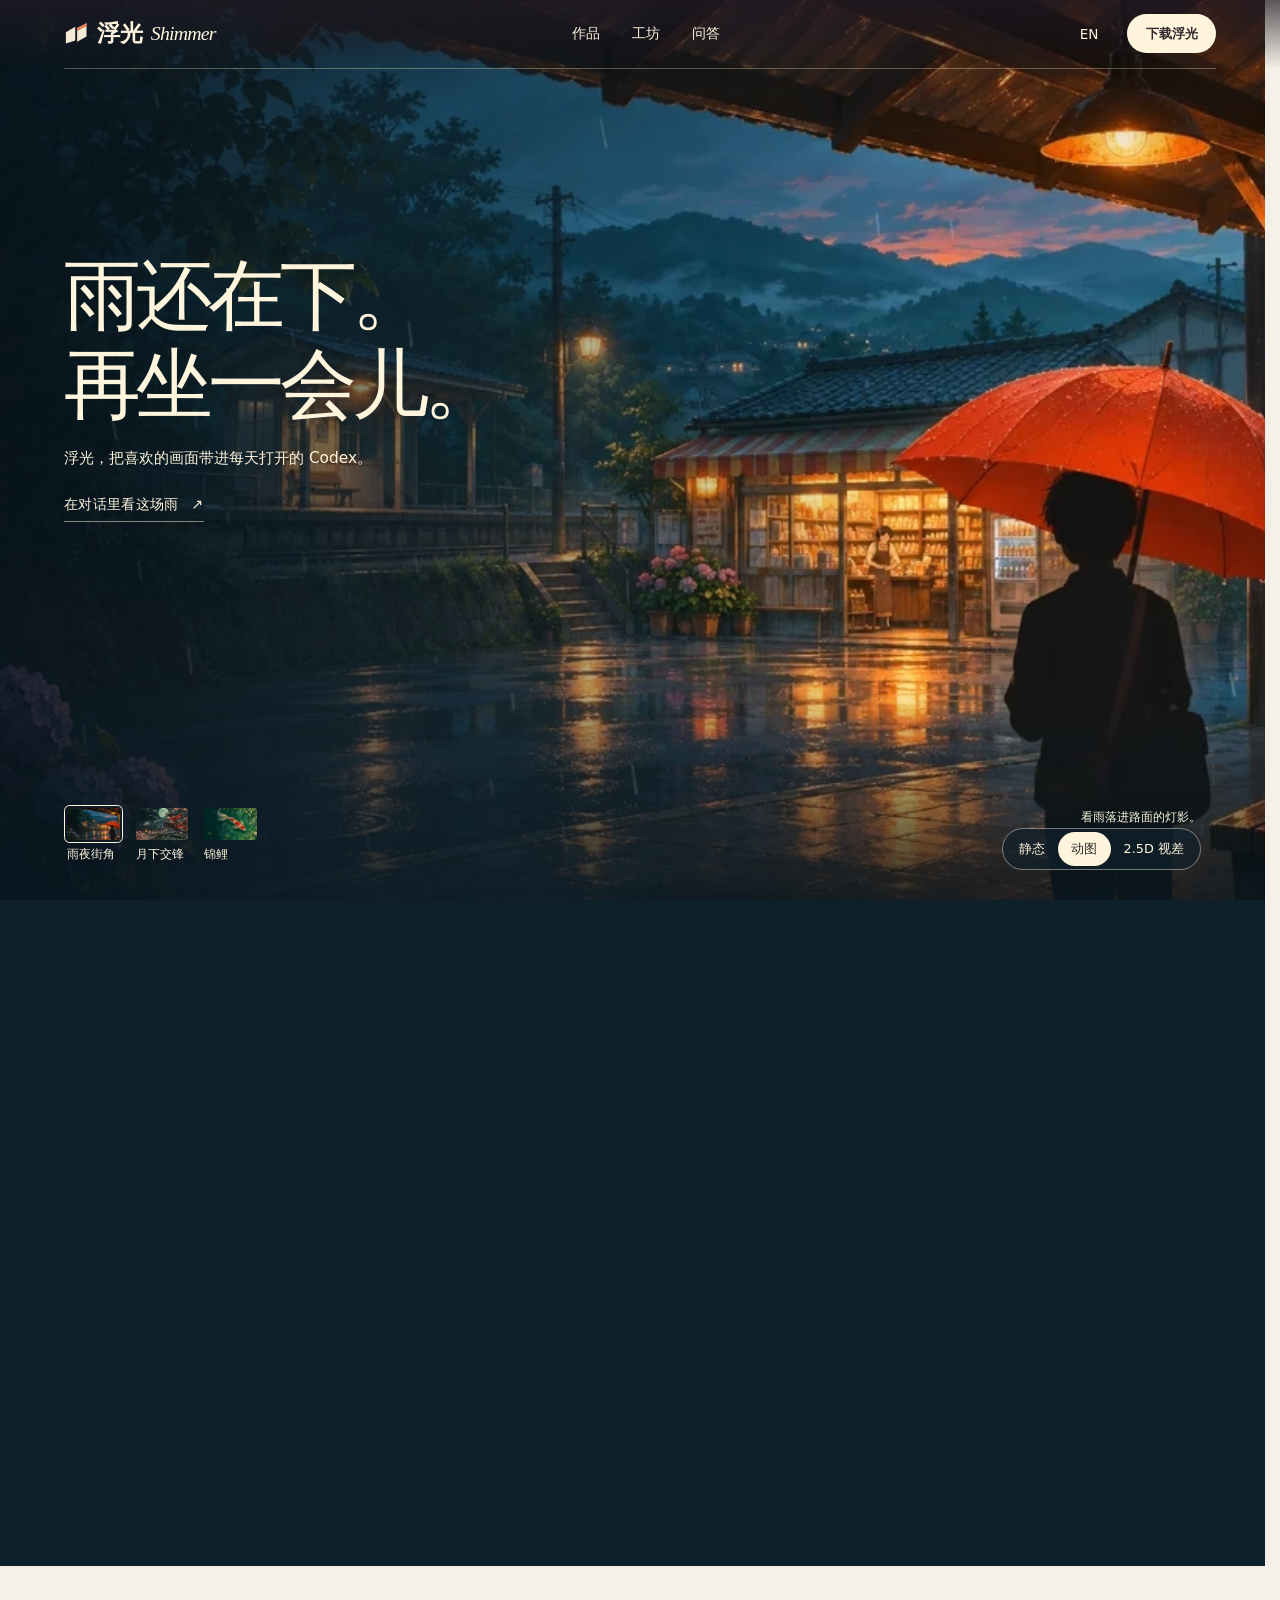
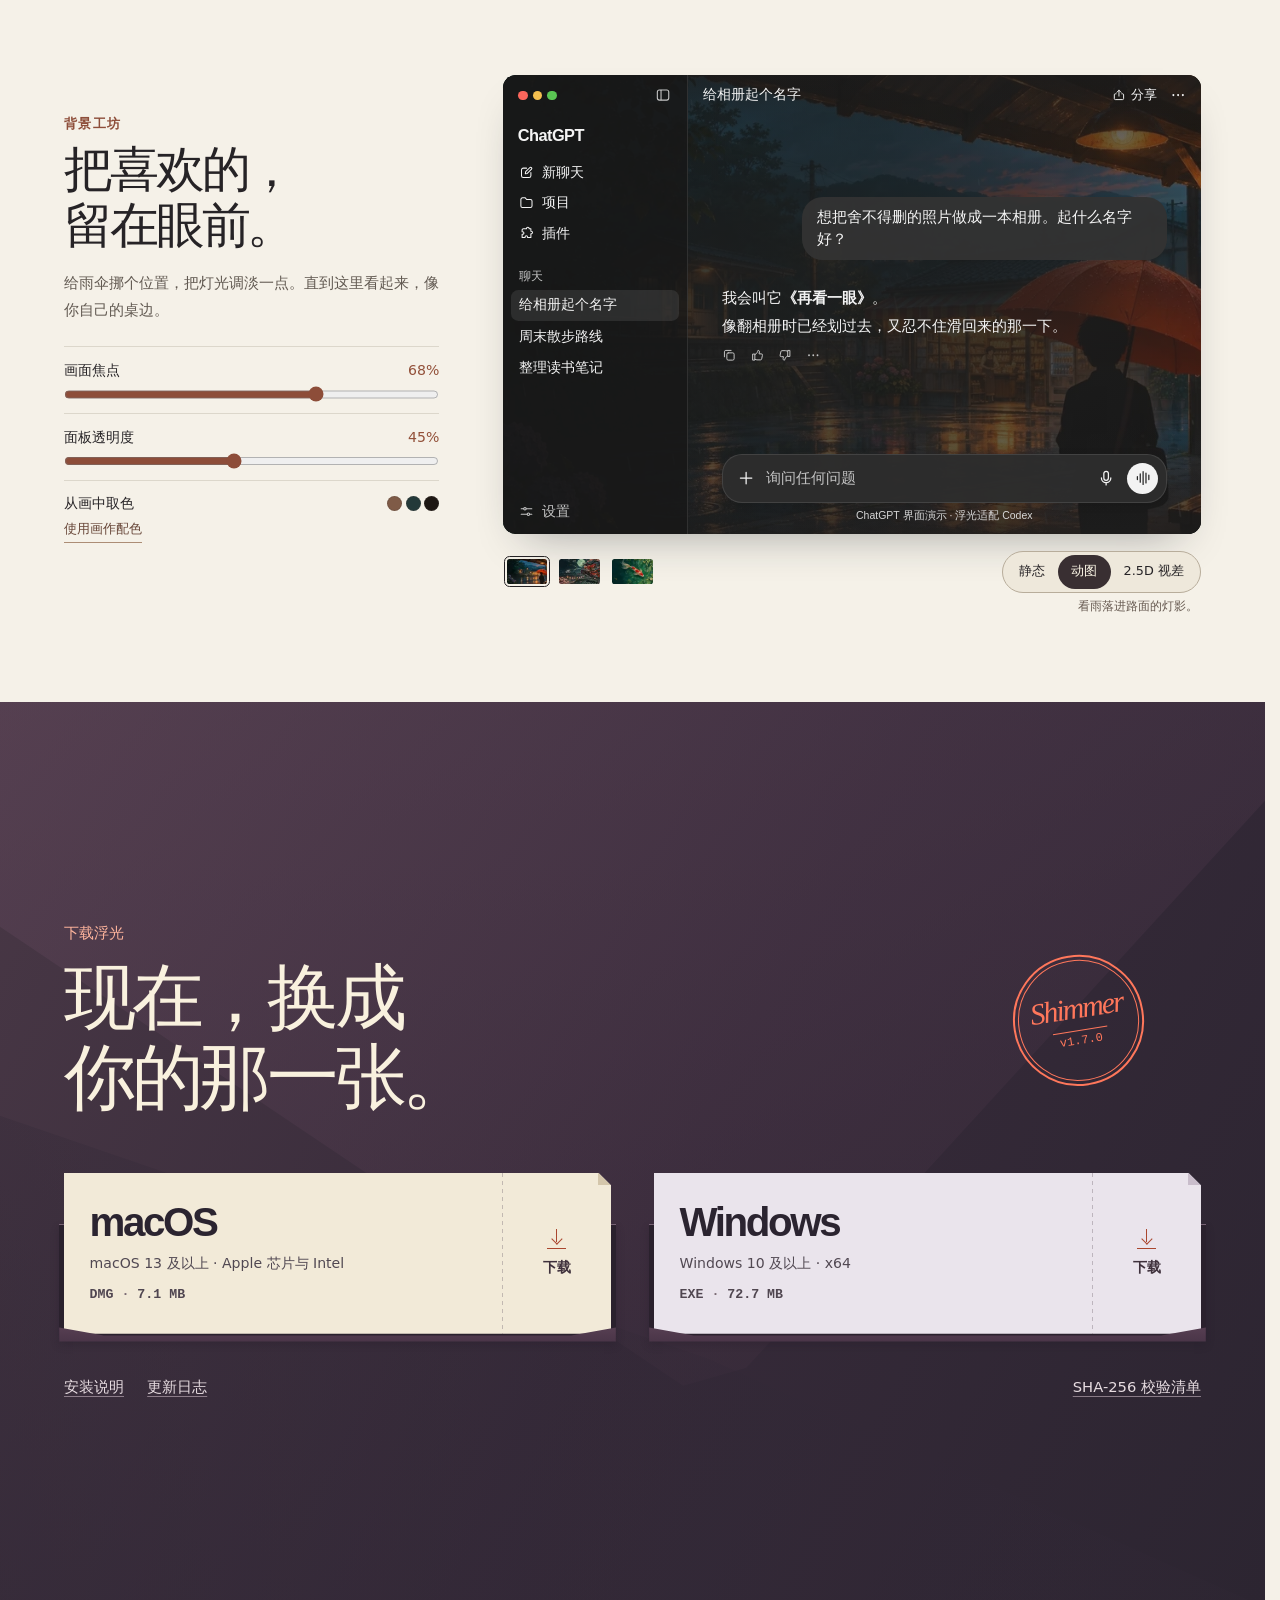
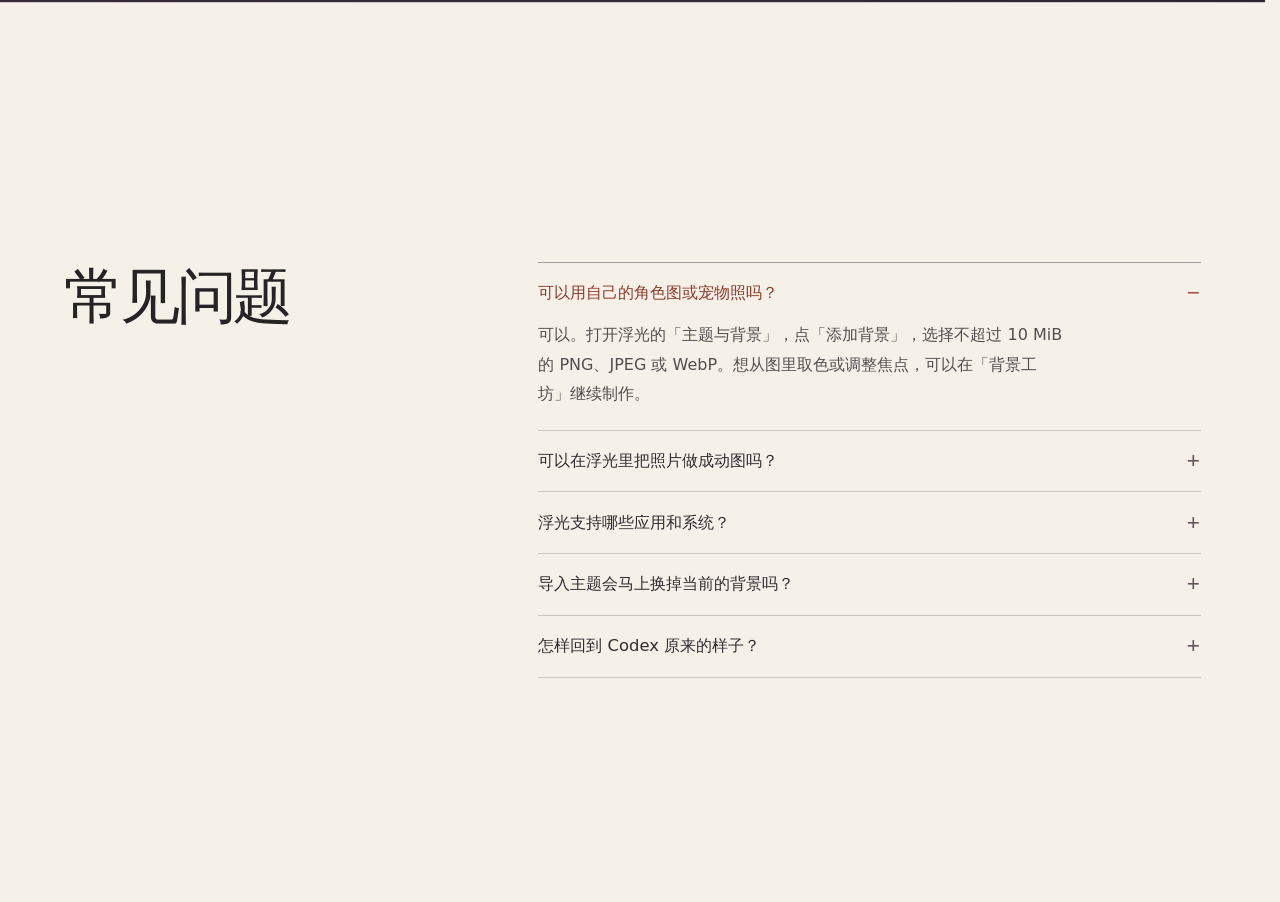
<file: index.html>
<!doctype html>
<html lang="zh-CN">
  <head>
    <meta charset="utf-8" />
    <meta name="viewport" content="width=device-width,initial-scale=1" />
    <title>浮光 Shimmer · 把喜欢的画面带进 Codex</title>
    <meta
      name="description"
      content="浮光把你喜欢的照片和插画带进 Codex。看雨落进街灯、剑光掠过屋脊、锦鲤游过池水，试试静图、动图和 2.5D 视差，再下载 macOS 或 Windows 版。"
    />
    <meta name="theme-color" content="#221d24" />
    <link rel="icon" href="assets/mark.svg" type="image/svg+xml" />
    <link rel="preload" as="image" media="(max-width: 760px)" href="assets/art/compact/rain.webp" fetchpriority="high" />
    <link rel="preload" as="image" media="(width > 760px)" href="assets/art/rain.webp" fetchpriority="high" />
    <link rel="preload" as="image" type="image/avif" media="(prefers-reduced-motion: no-preference)" href="assets/sequence-check.avif" />
    <script src="assets/locale.js"></script>
    <link rel="stylesheet" href="assets/base.css" />
    <link rel="stylesheet" href="assets/story.css?v=2" />
    <link rel="stylesheet" href="assets/workspace.css" />
    <link rel="stylesheet" href="assets/edition.css" />
    <script defer src="assets/workspace.js"></script>
    <script defer src="assets/story.js?v=4"></script>
  </head>
  <body>
    <span id="chinese" class="target"></span><span id="english" class="target"></span
    ><a class="skip zh" href="#download">跳到下载</a
    ><a class="skip en" lang="en" href="#download-en">Skip to downloads</a>
    <header class="mast">
      <div class="mast-inner">
        <a class="brand zh" href="#chinese"><img src="assets/mark.svg" alt="" />浮光 <i>Shimmer</i></a
        ><a class="brand en" lang="en" href="#english"><img src="assets/mark.svg" alt="" />Shimmer</a>
        <nav aria-label="主导航 / Main navigation">
          <a class="zh" href="#chinese">作品</a><a class="en" lang="en" href="#english">Artwork</a
          ><a class="zh" href="#studio">工坊</a><a class="en" lang="en" href="#studio-en">Studio</a
          ><a class="zh" href="#faq">问答</a><a class="en" lang="en" href="#faq-en">FAQ</a>
        </nav>
        <div class="mast-actions">
          <a class="locale zh" href="#english" lang="en" aria-label="Switch to English">EN</a
          ><a class="locale en" href="#chinese" lang="zh-CN" aria-label="切换至简体中文">中</a
          ><a class="download-pill zh" href="#download">下载浮光</a
          ><a class="download-pill en" lang="en" href="#download-en">Download</a>
        </div>
      </div>
    </header>
    <main>
      <div class="journey">
        <section class="opening" aria-labelledby="story-title">
          <div class="stage">
            <div class="backdrop" aria-hidden="true">
              <div class="art-stack">
                <div class="exposure active">
                  <picture>
                    <source media="(max-width: 760px)" srcset="assets/art/compact/rain.webp" />
                    <img
                      class="art-layer"
                      alt=""
                      width="1280"
                      height="720"
                      src="assets/art/rain.webp"
                      decoding="async"
                    />
                  </picture>
                </div>
              </div>
              <div class="frame-light"></div>
            </div>
            <div class="cover-copy">
              <h1 id="story-title">
                <span data-line="one"
                  ><span class="zh">雨还在下。</span><span class="en" lang="en">Still raining.</span></span
                ><span data-line="two"
                  ><span class="zh">再坐一会儿。</span
                  ><span class="en" lang="en">Stay a little longer.</span></span
                >
              </h1>
              <p>
                <span class="zh">浮光，把喜欢的画面带进每天打开的 Codex。</span
                ><span class="en" lang="en"
                  >Bring the pictures you love into the Codex you open every day.</span
                >
              </p>
              <button
                class="story-invitation"
                type="button"
                aria-expanded="false"
                aria-controls="opening-preview"
              >
                <span class="zh">在对话里看这场雨</span
                ><span class="en" lang="en">See the rain in a chat</span>
                <i aria-hidden="true">↗</i>
              </button>
            </div>
            <div class="preview-bay">
              <div class="preview-slot">
                <div class="picture-frame main-frame" id="opening-preview" aria-hidden="true">
                  <div class="workspace-ui" data-workspace></div>
                </div>
              </div>
            </div>
            <div class="cover-foot">
              <div class="art-choices" id="art-cover" role="group" aria-label="选择作品 / Choose artwork">
                <button type="button" data-art="rain" aria-pressed="true">
                  <img src="assets/art/rain-small.webp" alt="" width="64" height="40" /><span class="zh"
                    >雨夜街角</span
                  ><span class="en" lang="en">Rainy Corner</span></button
                ><button type="button" data-art="anime" aria-pressed="false">
                  <img src="assets/art/anime-small.webp" alt="" width="64" height="40" /><span class="zh"
                    >月下交锋</span
                  ><span class="en" lang="en">Moonlit Duel</span></button
                ><button type="button" data-art="koi" aria-pressed="false">
                  <img src="assets/art/koi-small.webp" alt="" width="64" height="40" /><span class="zh"
                    >锦鲤</span
                  ><span class="en" lang="en">Koi</span>
                </button>
              </div>
              <div class="mode-rail">
                <div class="mode-choices" role="group" aria-label="画面模式 / Artwork mode">
                  <button type="button" data-mode="still" aria-pressed="true">
                    <span class="zh">静态</span><span class="en" lang="en">Still</span></button
                  ><button type="button" data-mode="motion" aria-pressed="false">
                    <span class="zh">动图</span><span class="en" lang="en">Loop</span></button
                  ><button type="button" data-mode="depth" aria-pressed="false">
                    <span class="zh">2.5D 视差</span><span class="en" lang="en">2.5D parallax</span>
                  </button>
                </div>
                <small class="mode-note">
                  <span class="mode-note-text"></span>
                  <button class="media-retry" type="button" hidden>
                    <span class="zh">重试</span><span class="en" lang="en">Retry</span>
                  </button>
                </small>
              </div>
            </div>
          </div>
        </section>
        <section class="workshop" id="studio" aria-labelledby="studio-title">
          <span class="target" id="studio-en"></span>
          <div class="work-inner">
            <header class="studio-intro">
              <p class="section-name">
                <span class="zh">背景工坊</span><span class="en" lang="en">Wallpaper Studio</span>
              </p>
              <h2 id="studio-title">
                <span class="zh">把喜欢的，留在眼前。</span
                ><span class="en" lang="en">Keep it in sight.</span>
              </h2>
              <p class="studio-lede">
                <span class="zh">给雨伞挪个位置，把灯光调淡一点。直到这里看起来，像你自己的桌边。</span
                ><span class="en" lang="en"
                  >Move the umbrella into view. Turn down the glow. Find the balance that feels like your
                  desk.</span
                >
              </p>
            </header>
            <div class="studio-exhibit">
              <div class="picture-frame mobile-frame">
                <div class="art-stack">
                  <div class="exposure active">
                    <picture>
                      <source media="(max-width: 760px)" srcset="assets/art/compact/rain.webp" />
                      <img
                        class="art-layer"
                        alt=""
                        width="1280"
                        height="720"
                        src="assets/art/rain.webp"
                        decoding="async"
                      />
                    </picture>
                  </div>
                </div>
                <div class="workspace-ui" data-workspace></div>
                <noscript
                  ><img
                    class="static-preview zh"
                    src="assets/preview-zh.webp"
                    alt="雨夜背景下的 ChatGPT 对话示意" /><img
                    class="static-preview en"
                    lang="en"
                    src="assets/preview-en.webp"
                    alt="ChatGPT conversation illustrated with the rainy artwork"
                /></noscript>
              </div>
              <div class="studio-choices">
                <div class="art-choices" id="art-studio" role="group" aria-label="选择作品 / Choose artwork">
                  <button type="button" data-art="rain" aria-pressed="true">
                    <img src="assets/art/rain-small.webp" alt="" width="64" height="40" /><span class="zh"
                      >雨夜街角</span
                    ><span class="en" lang="en">Rainy Corner</span></button
                  ><button type="button" data-art="anime" aria-pressed="false">
                    <img src="assets/art/anime-small.webp" alt="" width="64" height="40" /><span class="zh"
                      >月下交锋</span
                    ><span class="en" lang="en">Moonlit Duel</span></button
                  ><button type="button" data-art="koi" aria-pressed="false">
                    <img src="assets/art/koi-small.webp" alt="" width="64" height="40" /><span class="zh"
                      >锦鲤</span
                    ><span class="en" lang="en">Koi</span>
                  </button>
                </div>
                <div class="mode-rail">
                  <div class="mode-choices" role="group" aria-label="画面模式 / Artwork mode">
                    <button type="button" data-mode="still" aria-pressed="true">
                      <span class="zh">静态</span><span class="en" lang="en">Still</span></button
                    ><button type="button" data-mode="motion" aria-pressed="false">
                      <span class="zh">动图</span><span class="en" lang="en">Loop</span></button
                    ><button type="button" data-mode="depth" aria-pressed="false">
                      <span class="zh">2.5D 视差</span><span class="en" lang="en">2.5D parallax</span>
                    </button>
                  </div>
                  <small class="mode-note">
                    <span class="mode-note-text"></span>
                    <button class="media-retry" type="button" hidden>
                      <span class="zh">重试</span><span class="en" lang="en">Retry</span>
                    </button>
                  </small>
                </div>
              </div>
            </div>
            <div class="studio-tools">
              <label class="trial" for="crop"
                ><span><span class="zh">画面焦点</span><span class="en" lang="en">Focal point</span></span
                ><output id="crop-value" for="crop">68%</output
                ><input id="crop" type="range" min="0" max="100" value="68" /></label
              ><label class="trial" for="clarity"
                ><span
                  ><span class="zh">面板透明度</span
                  ><span class="en" lang="en">Panel transparency</span></span
                ><output id="clarity-value" for="clarity">45%</output
                ><input id="clarity" type="range" min="0" max="100" value="45"
              /></label>
              <div class="tone-control">
                <span
                  ><span class="zh">从画中取色</span
                  ><span class="en" lang="en">Colors from the artwork</span></span
                ><span class="palette" aria-hidden="true"><i></i><i></i><i></i></span
                ><button type="button" id="palette-toggle" aria-pressed="false">
                  <span class="zh">使用画作配色</span><span class="en" lang="en">Use artwork colors</span>
                </button>
              </div>
            </div>
          </div>
        </section>
      </div>
      <section class="ed-release" id="download" aria-labelledby="ed-download-title">
        <span class="ed-anchor" id="download-en" aria-hidden="true"></span>
        <div class="ed-release-inner">
          <header class="ed-release-head">
            <div class="ed-heading-copy">
              <p class="ed-kicker">
                <span class="zh">下载浮光</span><span class="en" lang="en">Download Shimmer</span>
              </p>
              <h2 id="ed-download-title">
                <span class="zh">现在，换成<br />你的那一张。</span
                ><span class="en" lang="en">Now make it<br />your own.</span>
              </h2>
            </div>
            <div class="ed-postmark" role="img" aria-label="Shimmer v1.7.0">
              <span aria-hidden="true">Shimmer</span><b aria-hidden="true">v1.7.0</b>
            </div>
          </header>
          <div class="ed-packages">
            <article class="ed-package" aria-labelledby="ed-mac">
              <div class="ed-label">
                <div class="ed-package-copy">
                  <h3 id="ed-mac" lang="en">macOS</h3>
                  <p>
                    <span class="zh">macOS 13 及以上 · Apple 芯片与 Intel</span
                    ><span class="en" lang="en">macOS 13 or later · Apple silicon and Intel</span>
                  </p>
                  <b class="ed-file" lang="en">DMG <i>·</i> 7.1 MB</b>
                </div>
                <div class="ed-stub">
                  <i class="ed-download-icon" aria-hidden="true"></i>
                  <a
                    class="zh"
                    href="https://github.com/litianbaowork/shimmer-downloads/releases/download/v1.7.0/Shimmer-v1.7.0.dmg"
                    aria-label="下载适用于 macOS 的浮光安装包"
                    >下载</a
                  >
                  <a
                    class="en"
                    lang="en"
                    href="https://github.com/litianbaowork/shimmer-downloads/releases/download/v1.7.0/Shimmer-v1.7.0.dmg"
                    aria-label="Download Shimmer for macOS"
                    >Download</a
                  >
                </div>
              </div>
            </article>
            <article class="ed-package" aria-labelledby="ed-windows">
              <div class="ed-label">
                <div class="ed-package-copy">
                  <h3 id="ed-windows" lang="en">Windows</h3>
                  <p>
                    <span class="zh">Windows 10 及以上 · x64</span
                    ><span class="en" lang="en">Windows 10 or later · x64</span>
                  </p>
                  <b class="ed-file" lang="en">EXE <i>·</i> 72.7 MB</b>
                </div>
                <div class="ed-stub">
                  <i class="ed-download-icon" aria-hidden="true"></i>
                  <a
                    class="zh"
                    href="https://github.com/litianbaowork/shimmer-downloads/releases/download/v1.7.0/Shimmer-Setup-v1.7.0.exe"
                    aria-label="下载适用于 Windows 的浮光安装包"
                    >下载</a
                  >
                  <a
                    class="en"
                    lang="en"
                    href="https://github.com/litianbaowork/shimmer-downloads/releases/download/v1.7.0/Shimmer-Setup-v1.7.0.exe"
                    aria-label="Download Shimmer for Windows"
                    >Download</a
                  >
                </div>
              </div>
            </article>
          </div>
          <div class="ed-release-links">
            <div>
              <a class="zh" href="install.html">安装说明</a
              ><a class="en" lang="en" href="install.html#english">Installation guide</a>
              <a class="zh" href="install.html#changelog">更新日志</a
              ><a class="en" lang="en" href="install.html#changelog-en">Release notes</a>
            </div>
            <a
              class="zh"
              href="https://github.com/litianbaowork/shimmer-downloads/releases/download/v1.7.0/SHA256SUMS.txt"
              >SHA-256 校验清单</a
            ><a
              class="en"
              lang="en"
              href="https://github.com/litianbaowork/shimmer-downloads/releases/download/v1.7.0/SHA256SUMS.txt"
              >SHA-256 checksums</a
            >
          </div>
        </div>
      </section>
      <section class="ed-faq" id="faq" aria-labelledby="ed-faq-title">
        <span class="ed-anchor" id="faq-en" aria-hidden="true"></span>
        <div class="ed-faq-inner">
          <h2 id="ed-faq-title">
            <span class="zh">常见问题</span><span class="en" lang="en">Questions</span>
          </h2>
          <div class="ed-answers">
            <details name="shimmer-faq" open>
              <summary>
                <span class="zh">可以用自己的角色图或宠物照吗？</span
                ><span class="en" lang="en">Can I use my own artwork or pet photos?</span>
              </summary>
              <p>
                <span class="zh"
                  >可以。打开浮光的「主题与背景」，点「添加背景」，选择不超过 10 MiB 的 PNG、JPEG 或
                  WebP。想从图里取色或调整焦点，可以在「背景工坊」继续制作。</span
                ><span class="en" lang="en"
                  >Yes. Open Shimmer’s theme library and choose Add Wallpaper. Pick a PNG, JPEG or WebP up to
                  10 MiB. To sample colors or adjust the focal point, open the image in Wallpaper
                  Studio.</span
                >
              </p>
            </details>
            <details name="shimmer-faq">
              <summary>
                <span class="zh">可以在浮光里把照片做成动图吗？</span
                ><span class="en" lang="en">Can I turn a photo into an animation in Shimmer?</span>
              </summary>
              <p>
                <span class="zh"
                  >现在可以直接导入动画 WebP 作为背景。试试首页雨夜的 2.5D 效果。鼠标停着也能看见落雨，轻轻一移，伞和街景就会错开。
                  我们计划在后续桌面版加入「图片转动图」，让你在浮光里把自己的照片或插画做成动态背景。</span
                ><span class="en" lang="en"
                  >You can already import an animated WebP as a background. Try the rainy street in 2.5D here.
                  The rain falls on its own. Move the pointer and the umbrella shifts against the street.
                  We plan to add a way to animate your own photos and illustrations in the desktop app.</span
                >
              </p>
            </details>
            <details name="shimmer-faq">
              <summary>
                <span class="zh">浮光支持哪些应用和系统？</span
                ><span class="en" lang="en">Which app and platforms does Shimmer support?</span>
              </summary>
              <p>
                <span class="zh"
                  >浮光为官方 Codex 桌面应用提供主题。Mac 支持 Apple 芯片和 Intel 机型，系统需为 macOS 13
                  或更高版本。Windows 需为 Windows 10 或更高版本的 x64 系统，并使用 Microsoft Store 版
                  Codex。</span
                ><span class="en" lang="en"
                  >Shimmer themes the official Codex desktop app. It supports Apple silicon and Intel Macs
                  running macOS 13 or later. On Windows, use the Microsoft Store edition of Codex on a Windows
                  10 or later x64 system.</span
                >
              </p>
            </details>
            <details name="shimmer-faq">
              <summary>
                <span class="zh">导入主题会马上换掉当前的背景吗？</span
                ><span class="en" lang="en">When does an imported theme take effect?</span>
              </summary>
              <p>
                <span class="zh"
                  >导入的主题会先加入本机主题库。选中它可以先看预览，等你点「应用到
                  Codex」，当前窗口才会换上新主题。</span
                ><span class="en" lang="en"
                  >Importing adds the theme to your local library. Select it to preview the result. Your Codex
                  window switches when you choose Apply to Codex.</span
                >
              </p>
            </details>
            <details name="shimmer-faq">
              <summary>
                <span class="zh">怎样回到 Codex 原来的样子？</span
                ><span class="en" lang="en">How do I get back to the original Codex appearance?</span>
              </summary>
              <p>
                <span class="zh"
                  >从 Mac 菜单栏或 Windows
                  系统托盘打开浮光，关闭背景即可暂停主题，收藏的图仍在本机。需要完全恢复时，可选择恢复功能，按提示确认关闭
                  Codex 并移除浮光。</span
                ><span class="en" lang="en"
                  >Turn off the background from the Mac menu bar or Windows system tray to pause the theme.
                  Your saved images stay in the library. For a full restore, choose the restore option and
                  follow the prompt to close Codex and remove Shimmer.</span
                >
              </p>
            </details>
          </div>
        </div>
      </section>
    </main>
    <p class="media-status" role="status" aria-live="polite" aria-atomic="true"></p>
  </body>
</html>
</file>
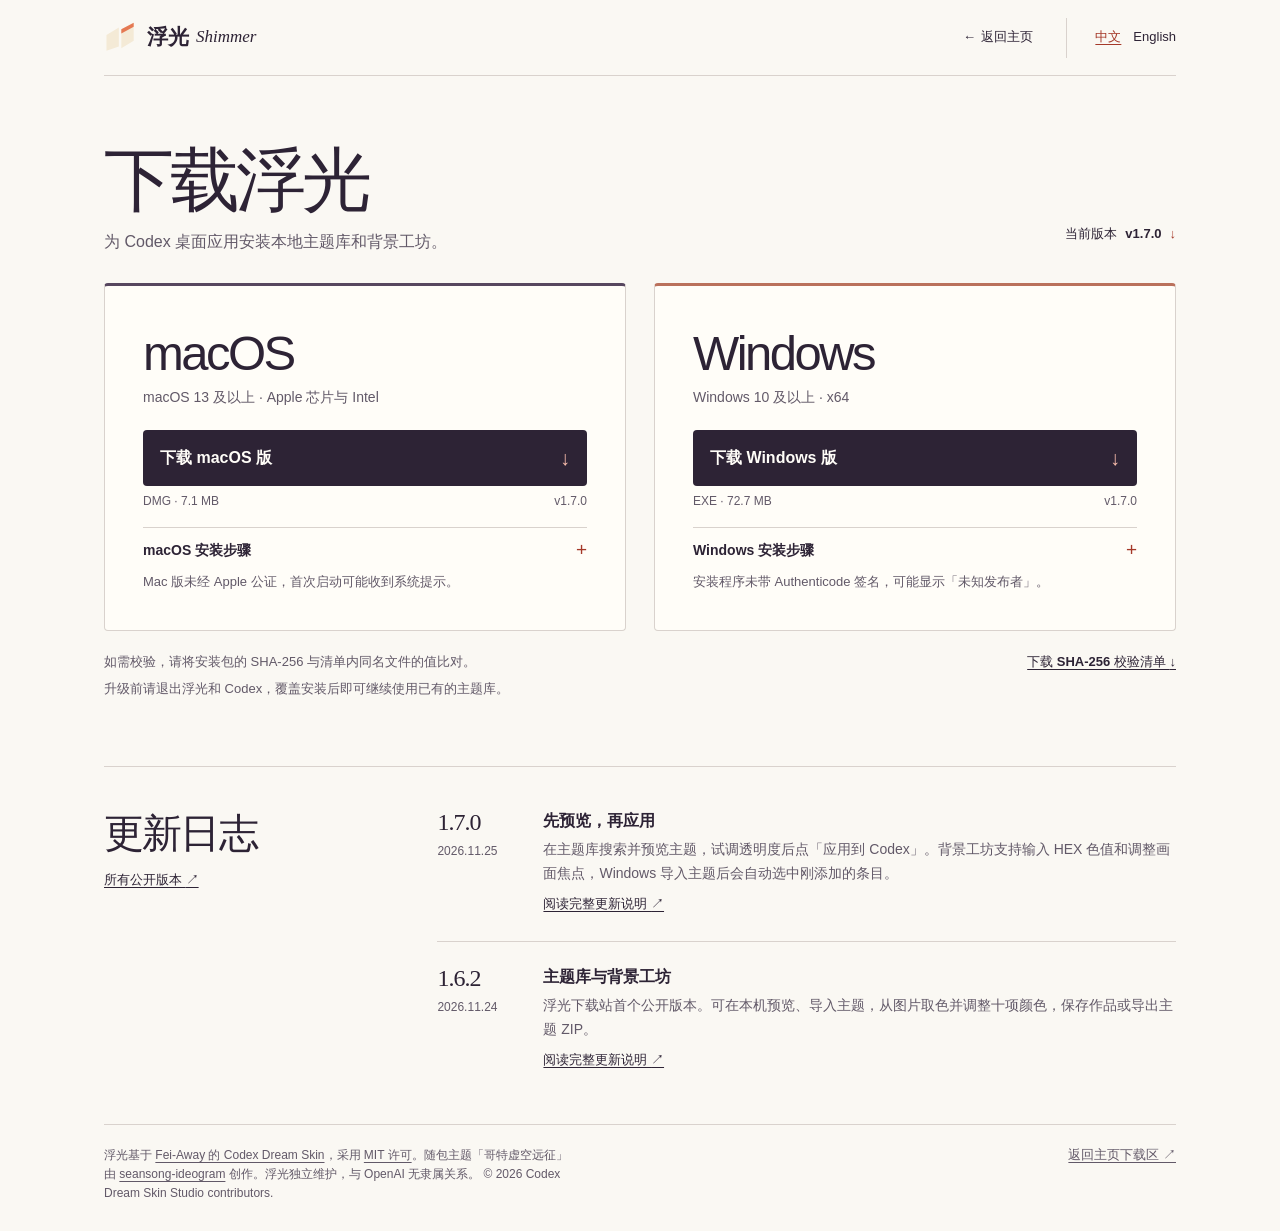
<file: install.html>
<!doctype html>
<html lang="zh-CN">
<head>
  <meta charset="utf-8">
  <meta name="viewport" content="width=device-width,initial-scale=1">
  <meta name="theme-color" content="#f8f6f0">
  <meta name="description" content="浮光 Shimmer 的官方 macOS 和 Windows 下载、安装步骤和版本记录。Official Shimmer installers, setup instructions, and release notes.">
  <title>下载与安装 · Download Shimmer</title>
  <link rel="icon" href="assets/mark.svg" type="image/svg+xml">
  <link rel="stylesheet" href="assets/base.css">
  <link rel="stylesheet" href="assets/install.css">
  <script src="assets/locale.js" defer></script>
</head>
<body class="install-page">
  <div class="install-edition en" id="english" lang="en">
    <a class="skip-link" href="#packages-en">Skip to downloads and installation</a>
    <header class="install-mast page-width">
      <a class="brand-home" href="index.html#english" aria-label="Shimmer home"><img src="assets/mark.svg" width="33" height="33" alt=""><strong>浮光</strong><i lang="en">Shimmer</i></a>
      <nav class="install-nav" aria-label="Download page navigation">
        <a class="back" href="index.html#english"><span aria-hidden="true">←</span> Back to home</a>
        <span class="lang-picker" role="group" aria-label="Language"><a href="#chinese" lang="zh-CN">中文</a><a href="#english" lang="en" aria-current="true">English</a></span>
      </nav>
    </header>
    <main class="page-width" id="packages-en">
      <header class="intro">
        <div><h1>Download Shimmer</h1><p>Install the local theme library and wallpaper studio for the Codex desktop app.</p></div>
        <a class="version-link" href="#changelog-en">Current version <strong>v1.7.0</strong><span aria-hidden="true">↓</span></a>
      </header>
      <section class="package-grid" aria-label="Installers">
        <article class="platform-card" aria-labelledby="mac-title-en">
          <h2 id="mac-title-en">macOS</h2>
          <p class="requirements">macOS 13 or later · Apple silicon and Intel</p>
          <a class="package-link" href="https://github.com/litianbaowork/shimmer-downloads/releases/download/v1.7.0/Shimmer-v1.7.0.dmg" aria-label="Download for Mac · Shimmer v1.7.0"><span>Download for Mac</span><span class="arrow" aria-hidden="true">↓</span></a>
          <div class="file-details"><span>DMG · 7.1 MB</span><span>v1.7.0</span></div>
          <details class="instructions">
            <summary>Install on macOS</summary>
            <ol><li>For a first install, open the official Codex desktop app once, then quit it completely.</li><li>Open the DMG, drag Shimmer to Applications, then open it from there.</li><li>Open Shimmer in the menu bar, choose a theme, and select Apply to Codex.</li></ol>
          </details>
          <p class="platform-notice">This release has not been notarized by Apple. macOS may show a notice on first launch.</p>
        </article>
        <article class="platform-card" aria-labelledby="windows-title-en">
          <h2 id="windows-title-en">Windows</h2>
          <p class="requirements">Windows 10 or later · x64</p>
          <a class="package-link" href="https://github.com/litianbaowork/shimmer-downloads/releases/download/v1.7.0/Shimmer-Setup-v1.7.0.exe" aria-label="Download for Windows · Shimmer v1.7.0"><span>Download for Windows</span><span class="arrow" aria-hidden="true">↓</span></a>
          <div class="file-details"><span>EXE · 72.7 MB</span><span>v1.7.0</span></div>
          <details class="instructions">
            <summary>Install on Windows</summary>
            <ol><li>Install Codex from the Microsoft Store. Open it once, then quit it completely.</li><li>Open the EXE and follow the setup wizard.</li><li>Launch Shimmer from Start. Open the library from the system tray, then choose and apply a theme.</li></ol>
          </details>
          <p class="platform-notice">The installer is not Authenticode-signed. Windows may show “Unknown publisher”.</p>
        </article>
      </section>
      <div class="checksum-line"><p>To verify a download, compare its SHA-256 with the entry for the same filename.</p><a href="https://github.com/litianbaowork/shimmer-downloads/releases/download/v1.7.0/SHA256SUMS.txt">Download SHA-256 checksums <span aria-hidden="true">↓</span></a></div>
      <p class="upgrade-note">To upgrade, quit Shimmer and Codex, then install over the previous version. Your existing theme library carries over.</p>
      <section class="log-section" id="changelog-en" aria-labelledby="notes-title-en">
        <div class="log-title"><h2 id="notes-title-en">Release notes</h2><a href="https://github.com/litianbaowork/shimmer-downloads/releases">All releases <span aria-hidden="true">↗</span></a></div>
        <div class="version-list">
        <article class="version-entry">
          <header><h3>1.7.0</h3><time datetime="2026-11-25">2026.11.25</time></header>
          <div><h4>Preview before you apply</h4><p>Search the theme library and try a wallpaper transparency setting before applying it to Codex. Wallpaper Studio now accepts HEX values and lets you adjust the focal point. On Windows, a newly imported theme is selected for preview.</p>
            <a href="https://github.com/litianbaowork/shimmer-downloads/releases/tag/v1.7.0" aria-label="Read full release notes · 1.7.0">Read full release notes <span aria-hidden="true">↗</span></a>
          </div>
        </article>
        <article class="version-entry">
          <header><h3>1.6.2</h3><time datetime="2026-11-24">2026.11.24</time></header>
          <div><h4>Theme library and Wallpaper Studio</h4><p>The first public release on this download site. Preview and import themes, sample colors from an image, adjust ten theme colors, then save locally or export a theme ZIP.</p>
            <a href="https://github.com/litianbaowork/shimmer-downloads/releases/tag/v1.6.2" aria-label="Read full release notes · 1.6.2">Read full release notes <span aria-hidden="true">↗</span></a>
          </div>
        </article>
        </div>
      </section>
    </main>
    <footer class="install-footer page-width" aria-label="About Shimmer">
      <p>Shimmer builds on <a href="https://github.com/Fei-Away/Codex-Dream-Skin">Codex Dream Skin by Fei-Away</a> under the <a href="https://github.com/Fei-Away/Codex-Dream-Skin/blob/main/LICENSE">MIT license</a>. The bundled Gothic Void Crusade artwork is by <a href="https://github.com/seansong-ideogram">seansong-ideogram</a>. Shimmer is independent and unaffiliated with OpenAI. © 2026 Codex Dream Skin Studio contributors.</p>
      <a class="footer-back" href="index.html#download-en">Back to homepage downloads <span aria-hidden="true">↗</span></a>
    </footer>
  </div>
  <div class="install-edition zh" id="chinese" lang="zh-CN">
    <a class="skip-link" href="#packages">跳至下载与安装</a>
    <header class="install-mast page-width">
      <a class="brand-home" href="index.html#chinese" aria-label="浮光 Shimmer 首页"><img src="assets/mark.svg" width="33" height="33" alt=""><strong>浮光</strong><i lang="en">Shimmer</i></a>
      <nav class="install-nav" aria-label="下载页导航">
        <a class="back" href="index.html#chinese"><span aria-hidden="true">←</span> 返回主页</a>
        <span class="lang-picker" role="group" aria-label="选择语言"><a href="#chinese" lang="zh-CN" aria-current="true">中文</a><a href="#english" lang="en">English</a></span>
      </nav>
    </header>
    <main class="page-width" id="packages">
      <header class="intro">
        <div><h1>下载浮光</h1><p>为 Codex 桌面应用安装本地主题库和背景工坊。</p></div>
        <a class="version-link" href="#changelog">当前版本 <strong>v1.7.0</strong><span aria-hidden="true">↓</span></a>
      </header>
      <section class="package-grid" aria-label="安装包">
        <article class="platform-card" aria-labelledby="mac-title">
          <h2 id="mac-title">macOS</h2>
          <p class="requirements">macOS 13 及以上 · Apple 芯片与 Intel</p>
          <a class="package-link" href="https://github.com/litianbaowork/shimmer-downloads/releases/download/v1.7.0/Shimmer-v1.7.0.dmg" aria-label="下载 macOS 版 · Shimmer v1.7.0"><span>下载 macOS 版</span><span class="arrow" aria-hidden="true">↓</span></a>
          <div class="file-details"><span>DMG · 7.1 MB</span><span>v1.7.0</span></div>
          <details class="instructions">
            <summary>macOS 安装步骤</summary>
            <ol><li>首次使用前，打开一次官方 Codex 桌面应用，再完全退出。</li><li>打开 DMG，把 Shimmer 拖入「应用程序」，再从那里启动。</li><li>在菜单栏打开浮光，选择主题，点「应用到 Codex」。</li></ol>
          </details>
          <p class="platform-notice">Mac 版未经 Apple 公证，首次启动可能收到系统提示。</p>
        </article>
        <article class="platform-card" aria-labelledby="windows-title">
          <h2 id="windows-title">Windows</h2>
          <p class="requirements">Windows 10 及以上 · x64</p>
          <a class="package-link" href="https://github.com/litianbaowork/shimmer-downloads/releases/download/v1.7.0/Shimmer-Setup-v1.7.0.exe" aria-label="下载 Windows 版 · Shimmer v1.7.0"><span>下载 Windows 版</span><span class="arrow" aria-hidden="true">↓</span></a>
          <div class="file-details"><span>EXE · 72.7 MB</span><span>v1.7.0</span></div>
          <details class="instructions">
            <summary>Windows 安装步骤</summary>
            <ol><li>先从 Microsoft Store 安装 Codex，打开一次后完全退出。</li><li>双击 EXE，跟随安装向导完成安装。</li><li>从开始菜单启动浮光，再从系统托盘打开主题库，选择并应用主题。</li></ol>
          </details>
          <p class="platform-notice">安装程序未带 Authenticode 签名，可能显示「未知发布者」。</p>
        </article>
      </section>
      <div class="checksum-line"><p>如需校验，请将安装包的 SHA-256 与清单内同名文件的值比对。</p><a href="https://github.com/litianbaowork/shimmer-downloads/releases/download/v1.7.0/SHA256SUMS.txt">下载 SHA-256 校验清单 <span aria-hidden="true">↓</span></a></div>
      <p class="upgrade-note">升级前请退出浮光和 Codex，覆盖安装后即可继续使用已有的主题库。</p>
      <section class="log-section" id="changelog" aria-labelledby="notes-title">
        <div class="log-title"><h2 id="notes-title">更新日志</h2><a href="https://github.com/litianbaowork/shimmer-downloads/releases">所有公开版本 <span aria-hidden="true">↗</span></a></div>
        <div class="version-list">
        <article class="version-entry">
          <header><h3>1.7.0</h3><time datetime="2026-11-25">2026.11.25</time></header>
          <div><h4>先预览，再应用</h4><p>在主题库搜索并预览主题，试调透明度后点「应用到 Codex」。背景工坊支持输入 HEX 色值和调整画面焦点，Windows 导入主题后会自动选中刚添加的条目。</p>
            <a href="https://github.com/litianbaowork/shimmer-downloads/releases/tag/v1.7.0" aria-label="阅读完整更新说明 · 1.7.0">阅读完整更新说明 <span aria-hidden="true">↗</span></a>
          </div>
        </article>
        <article class="version-entry">
          <header><h3>1.6.2</h3><time datetime="2026-11-24">2026.11.24</time></header>
          <div><h4>主题库与背景工坊</h4><p>浮光下载站首个公开版本。可在本机预览、导入主题，从图片取色并调整十项颜色，保存作品或导出主题 ZIP。</p>
            <a href="https://github.com/litianbaowork/shimmer-downloads/releases/tag/v1.6.2" aria-label="阅读完整更新说明 · 1.6.2">阅读完整更新说明 <span aria-hidden="true">↗</span></a>
          </div>
        </article>
        </div>
      </section>
    </main>
    <footer class="install-footer page-width" aria-label="关于浮光">
      <p>浮光基于 <a href="https://github.com/Fei-Away/Codex-Dream-Skin">Fei-Away 的 Codex Dream Skin</a>，采用 <a href="https://github.com/Fei-Away/Codex-Dream-Skin/blob/main/LICENSE">MIT 许可</a>。随包主题「哥特虚空远征」由 <a href="https://github.com/seansong-ideogram">seansong-ideogram</a> 创作。浮光独立维护，与 OpenAI 无隶属关系。 © 2026 Codex Dream Skin Studio contributors.</p>
      <a class="footer-back" href="index.html#download">返回主页下载区 <span aria-hidden="true">↗</span></a>
    </footer>
  </div>
</body>
</html>
</file>
<file: assets/base.css>
:root {
  --ink: #262326;
  --paper: #f5f1e8;
  --edge: clamp(1.15rem, 5vw, 5.5rem);
  --serif: 'Songti SC', 'STSong', 'Noto Serif CJK SC', 'Yu Mincho', Georgia, serif;
  --sans: 'Helvetica Neue', 'PingFang SC', 'Microsoft YaHei', system-ui, sans-serif;
  font-family: var(--sans);
  color: var(--ink);
  background: var(--paper);
  -webkit-text-size-adjust: 100%;
}
* {
  box-sizing: border-box;
}
body {
  margin: 0;
}
button,
select,
input {
  font: inherit;
}
a {
  color: inherit;
}
button,
select {
  cursor: pointer;
}
:focus-visible {
  outline: 3px solid #de704b;
  outline-offset: 4px;
}
html:not([lang='en']):not(:has(:is(#english, [id$='-en']):target)) .en,
html[lang='en'] .zh,
html:has(:is(#english, [id$='-en']):target) .zh {
  display: none !important;
}
[hidden] {
  display: none !important;
}
@media (prefers-reduced-motion: reduce) {
  *,
  *::before,
  *::after {
    scroll-behavior: auto !important;
  }
}
</file>
<file: assets/story.css>
:root {
  --bar: 4.3rem;
  --charcoal: #241e25;
  --ivory: #fff5dd;
  --ember: #a83720;
}
html {
  scrollbar-gutter: stable;
}
body {
  min-width: 280px;
}
h1,
h2,
h3,
p {
  margin: 0;
}
button,
input,
select {
  color: inherit;
}
.target {
  position: absolute;
  inset: 0 auto auto 0;
  width: 0;
  height: 0;
  pointer-events: none;
}
.skip {
  position: fixed;
  top: -6rem;
  z-index: 50;
  padding: 0.8rem 1.1rem;
  background: var(--paper);
  color: var(--ink);
}
.skip:focus {
  top: 0.5rem;
}
.mast {
  position: absolute;
  top: 0;
  width: 100%;
  z-index: 10;
  color: #fff4df;
  background: linear-gradient(#211923b8, transparent);
}
.has-motion .mast {
  position: fixed;
  transition:
    background-color 0.24s,
    color 0.24s;
}
.mast.on-paper {
  background: rgb(245 241 232 / 96%);
  color: #29232a;
  border-bottom: 1px solid #4c384024;
}
.mast.on-dark {
  background: rgb(39 29 43 / 95%);
  color: #fff4df;
}
.mast-inner {
  display: flex;
  align-items: center;
  justify-content: space-between;
  gap: 1rem;
  height: var(--bar);
  margin: 0 var(--edge);
  border-bottom: 1px solid #ffebbe50;
}
.mast.on-paper .mast-inner,
.mast.on-dark .mast-inner {
  border-bottom-color: transparent;
}
.mast a,
.view-action {
  color: inherit;
  text-decoration: none;
}
.brand {
  display: inline-flex;
  align-items: center;
  gap: 0.5rem;
  font: 600 1.42rem/1 var(--serif);
  white-space: nowrap;
}
.brand img {
  width: 1.55rem;
  height: 1.55rem;
}
.brand i {
  font:
    italic 1.24rem Georgia,
    serif;
  letter-spacing: -0.04em;
}
.mast.on-paper .brand img {
  background: #453341;
  border-radius: 3px;
  padding: 2px;
}
.mast nav,
.mast-actions {
  display: flex;
  align-items: center;
  gap: clamp(0.65rem, 2vw, 2rem);
}
.mast nav a,
.locale {
  font-size: 0.85rem;
  padding: 0.7rem 0.2rem;
}
.mast nav a:hover,
.locale:hover {
  text-decoration: underline;
  text-underline-offset: 0.3rem;
}
.mast .download-pill {
  display: inline-flex;
  align-items: center;
  justify-content: center;
  min-height: 2.45rem;
  background: var(--ivory);
  color: #35292d;
  padding: 0.45rem 1.15rem;
  border-radius: 2rem;
  font-size: 0.84rem;
  font-weight: 650;
}
.mast.on-paper .download-pill {
  background: #35292d;
  color: var(--ivory);
}
.journey {
  position: relative;
  --accent: #cbd8ce;
  --focus: 68%;
  --panel-alpha: 0.52;
}
.opening {
  position: relative;
  background: #0e2029;
  color: var(--ivory);
}
.stage {
  touch-action: pan-y pinch-zoom;
  position: relative;
  display: grid;
  grid-template-rows: minmax(0, 1fr) auto;
  row-gap: clamp(1rem, 2.5svh, 1.8rem);
  height: 100svh;
  padding-block: calc(var(--bar) + clamp(0.5rem, 1.6svh, 1.25rem))
    max(env(safe-area-inset-bottom), clamp(0.8rem, 3.3svh, 2.2rem));
  overflow: hidden;
  isolation: isolate;
}
.has-motion .opening {
  height: 174svh;
}
.has-motion .stage {
  position: sticky;
  top: 0;
}
.backdrop,
.art-stack,
.exposure,
.art-layer,
.frame-light {
  position: absolute;
  inset: 0;
  width: 100%;
  height: 100%;
  pointer-events: none;
}
.exposure {
  opacity: 0;
  transition: opacity 0.55s ease;
  overflow: hidden;
}
.exposure.active {
  opacity: 1;
}
.art-layer {
  display: block;
  object-fit: cover;
  object-position: var(--focus) 50%;
}
.exposure.depth .art-layer {
  inset: -2.5%;
  width: 105%;
  height: 105%;
  max-width: none;
}
.exposure.depth .front {
  transform: translate3d(var(--front-x, 0px), var(--front-y, 0px), 0);
}
.exposure.depth .back {
  transform: translate3d(var(--back-x, 0px), var(--back-y, 0px), 0);
}
.frame-light {
  opacity: var(--copy, 1);
  background:
    linear-gradient(90deg, #09151fce 0%, #10212d8a 29%, transparent 70%),
    linear-gradient(0deg, #07161ed6 0%, transparent 23%, transparent 82%, #10172250);
}
.cover-copy {
  position: absolute;
  top: 28%;
  left: var(--edge);
  right: var(--edge);
  pointer-events: none;
}
.cover-copy h1,
.cover-copy p,
.story-invitation {
  opacity: var(--copy, 1);
}
.cover-copy h1,
.studio-intro h2 {
  font-family: var(--serif);
  font-weight: 520;
  letter-spacing: -0.065em;
}
.cover-copy h1 {
  font-size: clamp(3.2rem, 6vw, 6.35rem);
  line-height: 1.16;
}
.cover-copy h1 > [data-line] {
  display: block;
}
html[lang='en'] .cover-copy h1 {
  font-family: Georgia, serif;
  font-weight: 400;
  line-height: 1.02;
}
.cover-copy p {
  margin-top: 1rem;
  font-size: clamp(0.96rem, 1.16vw, 1.18rem);
  line-height: 1.68;
  max-width: 32rem;
  text-wrap: balance;
}
.story-invitation {
  display: inline-flex;
  align-items: center;
  gap: 0.78rem;
  margin-top: 0.95rem;
  padding: 0.46rem 0;
  color: inherit;
  background: none;
  border: 0;
  border-bottom: 1px solid #fff7df80;
  font-size: 0.89rem;
  letter-spacing: 0.025em;
  text-shadow: 0 1px 5px #101c25;
  pointer-events: auto;
}
.story-invitation i {
  font-style: normal;
}
.story-invitation:hover {
  border-color: currentColor;
}
.story-invitation:hover i {
  transform: translateX(3px);
}
.preview-bay {
  position: relative;
  z-index: 1;
  grid-row: 1;
  min-height: 0;
  margin-inline: 4vw;
  display: grid;
  place-items: center;
  container-type: size;
  pointer-events: none;
}
.preview-slot {
  --window-ratio: 1.62;
  --window-limit: min(84vw, 75rem);
  position: relative;
  inset-block-start: clamp(4px, calc(2svh - 8px), 12px);
  width: min(100cqw, calc(100cqh * var(--window-ratio)), var(--window-limit));
  aspect-ratio: var(--window-ratio);
  border-radius: 0.85rem;
}
/* Keep the surrounding light outside the window's animated alpha mask. */
.preview-slot::before {
  content: "";
  position: absolute;
  inset: 0;
  border-radius: inherit;
  pointer-events: none;
  box-shadow:
    0 1.5rem 4rem rgb(7 19 29 / var(--shadow, 0)),
    0 0 0 150vmax rgb(11 25 38 / var(--dim, 0));
}
.picture-frame {
  position: relative;
  isolation: isolate;
  overflow: hidden;
  background: #14272c;
  touch-action: pan-y pinch-zoom;
}
.main-frame {
  position: absolute;
  inset: 0;
  visibility: hidden;
  background: transparent;
  border-radius: inherit;
  --opening-mask: radial-gradient(
    ellipse farthest-corner at 100% 0%,
    #000 var(--reveal-core, 0%),
    transparent var(--reveal-edge, 0%)
  );
  -webkit-mask-image: var(--opening-mask);
  mask-image: var(--opening-mask);
}
.main-frame::after {
  content: "";
  position: absolute;
  inset: 0;
  border-radius: inherit;
  box-shadow: inset 0 0 0 1px rgb(255 244 220 / var(--outline, 0));
  pointer-events: none;
}
.opening.is-opening .main-frame,
.opening.is-open .main-frame {
  visibility: visible;
}
.opening.is-open .main-frame {
  -webkit-mask-image: none;
  mask-image: none;
}
.cover-foot {
  position: relative;
  z-index: 2;
  grid-row: 2;
  margin-inline: var(--edge);
  display: flex;
  align-items: center;
  justify-content: space-between;
  gap: 1rem;
}
.cover-foot .art-choices button,
.cover-foot .mode-note {
  text-shadow: 0 1px 4px #07131def;
}
.cover-foot .mode-rail {
  display: grid;
  justify-items: end;
  align-content: end;
  grid-template-rows: 1.55rem auto;
  row-gap: 0.22rem;
}
.cover-foot .mode-note {
  position: static;
  grid-row: 1;
  grid-column: 1;
  align-self: end;
  width: auto;
  max-width: none;
  line-height: 1.25;
  text-align: end;
}
.cover-foot .mode-choices {
  grid-row: 2;
  grid-column: 1;
}
.art-choices,
.mode-choices {
  display: flex;
  align-items: center;
  gap: 0.6rem;
}
.art-choices button,
.mode-choices button {
  appearance: none;
  color: inherit;
  background: transparent;
  border: 0;
}
.art-choices button {
  display: inline-flex;
  flex-direction: column;
  align-items: flex-start;
  gap: 0.45rem;
  min-height: 2.75rem;
  padding: 0.2rem;
  font-size: 0.72rem;
}
.art-choices img {
  width: clamp(3.1rem, 4.1vw, 4.25rem);
  height: auto;
  aspect-ratio: 1.65;
  object-fit: cover;
  border-radius: 0.16rem;
  outline: 1px solid transparent;
  outline-offset: 2px;
}
.art-choices button[aria-pressed='true'] img,
.art-choices button:hover img {
  outline-color: currentColor;
}
.art-choices button[aria-pressed='false'] img {
  filter: brightness(0.87);
}
.mode-rail {
  position: relative;
}
.mode-choices {
  border: 1px solid #f7efdc70;
  border-radius: 2rem;
  background: #11202cb0;
  padding: 3px;
  gap: 0;
}
.mode-choices button {
  padding: 0.45rem 0.82rem;
  min-height: 2.15rem;
  font-size: 0.8rem;
  border-radius: 2rem;
  white-space: nowrap;
}
.mode-choices button[aria-pressed='true'] {
  background: var(--ivory);
  color: #302c29;
}
.mode-note {
  position: absolute;
  bottom: calc(100% + 0.45rem);
  right: 0.2rem;
  font-size: 0.72rem;
  width: max-content;
  max-width: 75vw;
}
.mode-note[data-loading] .mode-note-text::before {
  content: '';
  display: inline-block;
  width: 0.75em;
  height: 0.75em;
  margin-inline-end: 0.48em;
  border: 1.5px solid currentColor;
  border-inline-end-color: transparent;
  border-radius: 50%;
  vertical-align: -0.05em;
}
@media (prefers-reduced-motion: no-preference) {
  .mode-note[data-loading] .mode-note-text::before {
    animation: media-wait 1s linear infinite;
  }
  @keyframes media-wait {
    to { transform: rotate(1turn); }
  }
}
.media-retry {
  display: inline-block;
  min-height: 1.5rem;
  padding: 0 0.2em;
  border: 0;
  background: transparent;
  color: inherit;
  font-weight: 600;
  text-decoration: underline;
  text-underline-offset: 0.2em;
  text-shadow: inherit;
}
.workshop {
  position: relative;
  background: var(--paper);
  scroll-margin-top: var(--bar);
  padding: clamp(4rem, 8.5vw, 9rem) var(--edge);
}
#studio-en {
  scroll-margin-top: var(--bar);
}
.work-inner {
  max-width: 99rem;
  margin: auto;
  display: grid;
  grid-template-columns: minmax(0, 0.85fr) minmax(0, 1.58fr);
  column-gap: clamp(2rem, 5vw, 6rem);
  align-content: center;
}
.studio-intro {
  grid-column: 1;
  grid-row: 1;
  align-self: end;
}
.section-name {
  font-size: 0.82rem;
  font-weight: 650;
  letter-spacing: 0.11em;
  color: #8d4d39;
}
.studio-intro h2 {
  font-size: clamp(2.15rem, 3.8vw, 4.65rem);
  line-height: 1.14;
  margin: 0.65rem 0 1rem;
  text-wrap: balance;
}
.studio-lede {
  line-height: 1.75;
  color: #625a52;
  max-width: 31em;
  text-wrap: pretty;
  font-size: 0.96rem;
}
.studio-exhibit {
  min-width: 0;
  grid-column: 2;
  grid-row: 1/3;
  align-self: center;
}
.mobile-frame {
  width: 100%;
  aspect-ratio: 1.52;
  border-radius: 0.8rem;
  box-shadow: 0 1.25rem 2.7rem -1.35rem #18212b68;
}
.mobile-frame .art-stack {
  width: 125%;
  transform: translateX(calc(var(--focus) * -0.2));
}
.studio-choices {
  display: flex;
  align-items: center;
  justify-content: space-between;
  gap: 0.5rem;
  margin-top: 1.05rem;
}
.studio-choices .art-choices {
  gap: 0.35rem;
}
.studio-choices .art-choices span {
  display: none;
}
.studio-choices .art-choices button {
  min-height: 2.2rem;
  justify-content: center;
}
.studio-choices .art-choices img {
  width: 2.55rem;
}
.studio-choices .mode-choices {
  background: #eee8db;
  border-color: #b8ad9b;
}
.studio-choices .mode-choices button[aria-pressed='true'] {
  background: #392f32;
  color: #fffae9;
}
.studio-choices .mode-note {
  bottom: auto;
  top: calc(100% + 0.38rem);
  color: #665950;
}
.studio-tools {
  grid-column: 1;
  grid-row: 2;
  align-self: start;
  padding-top: 1.4rem;
}
.trial,
.tone-control {
  display: grid;
  grid-template-columns: 1fr auto;
  align-items: center;
  border-top: 1px solid #a39a894d;
  padding: 0.85rem 0 0.52rem;
  gap: 0.25rem 0.5rem;
  font-size: 0.88rem;
}
.trial output {
  color: #925039;
  font-variant-numeric: tabular-nums;
}
.trial input {
  grid-column: 1/-1;
  margin: 0;
  width: 100%;
  height: 1.3rem;
  accent-color: #8d4d39;
  cursor: pointer;
}
.tone-control {
  grid-template-columns: 1fr auto;
  padding-bottom: 0.6rem;
}
.palette {
  display: flex;
  gap: 0.22rem;
  align-items: center;
}
.palette i {
  width: 0.94rem;
  height: 0.94rem;
  border-radius: 50%;
  border: 1px solid #493d3b36;
}
#palette-toggle {
  justify-self: start;
  grid-column: 1/-1;
  color: #674638;
  font-size: 0.81rem;
  background: transparent;
  border: 0;
  border-bottom: 1px solid #ac8d75;
  padding: 0.25rem 0;
}
.media-status {
  position: absolute;
  width: 1px;
  height: 1px;
  overflow: hidden;
  clip-path: inset(50%);
  white-space: nowrap;
  padding: 0;
  border: 0;
  margin: -1px;
}
.static-preview {
  position: absolute;
  inset: 0;
  display: block;
  width: 100%;
  height: 100%;
  object-fit: cover;
}
html:not(.has-motion) :is(.story-invitation, .art-choices, .mode-choices, .studio-tools) {
  display: none;
}
@media (max-width: 819px) {
  :root {
    --bar: 3.55rem;
  }
  .mast-inner,
  .mast nav,
  .mast-actions {
    gap: 0.65rem;
  }
  .brand {
    font-size: 1.14rem;
    gap: 0.32rem;
  }
  .brand i {
    font-size: 0.95rem;
  }
  .mast nav a,
  .locale {
    font-size: 0.8rem;
  }
  .mast .download-pill {
    min-height: 2.1rem;
    padding: 0.4rem 0.75rem;
  }
  .cover-copy {
    top: 22%;
  }
  .cover-copy h1 {
    font-size: clamp(3.05rem, 8vw, 4.6rem);
  }
  .preview-slot {
    --window-limit: 92vw;
    --window-ratio: 1.4;
  }
  .art-choices {
    gap: 0.32rem;
  }
  .work-inner {
    grid-template-columns: minmax(0, 1fr);
    gap: 1.4rem;
    max-width: 42rem;
  }
  .studio-intro,
  .studio-exhibit,
  .studio-tools {
    grid-column: auto;
    grid-row: auto;
  }
  .studio-tools {
    padding-top: 0.25rem;
  }
  .studio-choices {
    padding-bottom: 0.75rem;
  }
  .studio-intro h2 {
    margin: 0.5rem 0 0.65rem;
  }
  .ed-faq#faq {
    min-height: 100svh;
  }
}
@media (max-width: 600px) {
  .brand i {
    display: none;
  }
  .mast-inner {
    margin-inline: 1rem;
  }
  .mast nav {
    gap: 0.5rem;
  }
  .cover-foot {
    flex-direction: column;
    align-items: start;
    gap: 0.55rem;
  }
  .cover-foot .mode-rail {
    width: 100%;
    height: 2.85rem;
    grid-template-columns: auto minmax(0, 1fr);
    grid-template-rows: 1fr;
    justify-items: start;
    align-items: center;
    column-gap: 0.6rem;
  }
  .cover-foot .mode-choices {
    grid-area: 1 / 1;
  }
  .cover-foot .mode-choices button {
    min-height: 2.4rem;
  }
  .cover-foot .mode-note {
    grid-area: 1 / 2;
    align-self: center;
    max-width: 17em;
    font-size: 0.68rem;
    line-height: 1.22;
    text-align: start;
  }
  .cover-foot .art-choices {
    display: grid;
    grid-template-columns: repeat(3, minmax(0, 1fr));
    gap: 0.45rem;
    width: min(100%, 16.5rem);
  }
  .cover-foot .art-choices button {
    justify-content: start;
    min-width: 0;
  }
  .cover-foot .art-choices button span {
    min-height: 2.4em;
    line-height: 1.2;
    text-align: start;
    overflow-wrap: anywhere;
  }
  .cover-foot .art-choices img {
    width: 3.25rem;
  }
  .art-choices button span {
    max-width: 6.9em;
    font-size: 0.68rem;
  }
  .cover-copy {
    top: 18%;
  }
  .cover-copy h1 {
    font-size: clamp(2.65rem, 10.3vw, 3.6rem);
  }
  .cover-copy p {
    max-width: 20em;
    font-size: 0.92rem;
  }

  .backdrop .art-layer {
    object-position: var(--portrait-focus, 94%) 50%;
  }
  .frame-light {
    background:
      linear-gradient(90deg, #0c1d2b9e, transparent 85%),
      linear-gradient(0deg, #091520e5, transparent 37%, transparent 73%, #121d2b55);
  }
  .preview-slot {
    --window-ratio: 0.88;
  }
  .mobile-frame {
    aspect-ratio: 1.16;
  }
  .studio-choices .mode-choices button {
    padding: 0.32rem 0.48rem;
    font-size: 0.7rem;
  }
  .studio-choices .art-choices {
    gap: 0.15rem;
  }
  .studio-choices .art-choices img {
    width: 1.85rem;
  }
}
@media (max-width: 420px) and (max-height: 680px) {
  .cover-copy {
    top: calc(var(--bar) + 0.85rem);
  }
  .cover-copy p {
    margin-top: 0.6rem;
  }
}
@media (max-width: 350px) {
  .mast-inner {
    gap: 0.2rem;
  }
  .mast nav,
  .mast-actions {
    gap: 0.35rem;
  }
  .mast nav a,
  .locale {
    font-size: 0.74rem;
  }
  .brand img {
    width: 1.2rem;
  }
  .studio-choices {
    flex-wrap: wrap;
    padding-bottom: 1.45rem;
  }
  .studio-choices .mode-note {
    right: 0;
    max-width: 100%;
  }
}
@media (max-height: 620px) and (min-width: 601px) {
  .stage {
    row-gap: 0.7rem;
    padding-block: calc(var(--bar) + 0.35rem) max(env(safe-area-inset-bottom), 0.58rem);
  }
  .has-motion .opening {
    height: 168svh;
  }
  .cover-copy {
    top: 19%;
  }
  .cover-copy h1 {
    font-size: clamp(2.5rem, 7.5vh, 3.8rem);
  }
}
@media (max-width: 360px) {
  .cover-foot .art-choices {
    gap: 0.25rem;
  }
  .cover-foot .art-choices button {
    padding-inline: 0.08rem;
  }
  .cover-foot .art-choices button span {
    font-size: 0.635rem;
  }
}
@media (max-width: 319px) {
  .cover-foot .mode-rail {
    height: 4.65rem;
    grid-template-columns: 1fr;
    grid-template-rows: 2.9rem 1.5rem;
    row-gap: 0.2rem;
  }
  .cover-foot .mode-note {
    grid-area: 2 / 1;
    max-width: 100%;
  }
  .cover-copy h1 {
    font-size: 2.12rem;
  }
  .cover-copy p {
    font-size: 0.82rem;
    line-height: 1.48;
  }
  .story-invitation {
    margin-top: 0.5rem;
    font-size: 0.8rem;
  }
}
@media (min-width: 421px) and (max-height: 400px) {
  .cover-copy {
    top: calc(var(--bar) + 0.42rem);
  }
  .cover-copy h1 {
    font-size: clamp(1.85rem, 8.75svh, 2.3rem);
  }
  .cover-copy p {
    max-width: 42ch;
    margin-top: 0.38rem;
    font-size: 0.83rem;
    line-height: 1.4;
  }
  .story-invitation {
    margin-top: 0.28rem;
    padding-block: 0.32rem;
    font-size: 0.8rem;
  }
}
@media (min-width: 421px) and (max-width: 600px) and (max-height: 400px) {
  .preview-slot {
    --window-ratio: 1.62;
  }
  .cover-foot {
    flex-direction: row;
    align-items: end;
    gap: 0.65rem;
  }
  .cover-foot .art-choices {
    width: 49%;
    gap: 0.25rem;
  }
  .cover-foot .art-choices img {
    width: 2.6rem;
  }
  .cover-foot .art-choices button span {
    font-size: 0.63rem;
  }
  .cover-foot .mode-rail {
    width: 48%;
    height: 4.25rem;
    grid-template-columns: 1fr;
    grid-template-rows: 1.5rem auto;
    justify-items: end;
    align-items: end;
    gap: 0.25rem;
  }
  .cover-foot .mode-note {
    grid-area: 1 / 1;
    max-width: 100%;
    align-self: end;
    text-align: end;
  }
  .cover-foot .mode-choices {
    grid-area: 2 / 1;
  }
  .cover-foot .mode-choices button {
    min-height: 1.95rem;
    padding: 0.24rem 0.62rem;
  }
}
@media (prefers-reduced-motion: reduce) {
  .exposure {
    transition: none;
  }
}

@media (prefers-reduced-motion: reduce) {
  .has-motion .opening {
    height: 116svh;
  }
}
@media (max-width: 420px) {
  .brand.en {
    font-size: 0;
    gap: 0;
  }
  html[lang='en'] .mast nav,
  html[lang='en'] .mast-actions {
    gap: 0.45rem;
  }
}
</file>
<file: assets/workspace.css>
/* A read-only bilingual conversation. Its artwork is supplied by the containing frame. */
.workspace-ui {
  position: absolute;
  inset: 0;
  overflow: hidden;
  border-radius: inherit;
  container: workspace / size;
  pointer-events: none;
  user-select: none;
  -webkit-user-select: none;
  color-scheme: dark;
  --ws-canvas: 29 29 29;
  --ws-rail: 24 24 24;
  --ws-bubble: 51 51 51;
  --ws-composer: 45 45 45;
  --ws-text: #f4f4f4;
  --ws-subtle: #c4c4c4;
  --ws-line: rgb(255 255 255 / 10%);
  --ws-caption-ink: #d7d7d7;
  --ws-press: rgb(255 255 255 / 9%);
  --ws-action: #f3f3f3;
  --ws-action-ink: #252525;
  --ws-shell-opacity: var(--ui, 1);
}
/* Match each stored artwork's light or dark appearance. */
.journey:has([data-art="alpine"][aria-pressed="true"]) .workspace-ui {
  color-scheme: light;
  --ws-canvas: 255 255 255;
  --ws-rail: 247 247 247;
  --ws-bubble: 235 235 235;
  --ws-composer: 255 255 255;
  --ws-text: #202020;
  --ws-subtle: #515151;
  --ws-line: rgb(25 25 24 / 14%);
  --ws-caption-ink: #383838;
  --ws-press: rgb(35 35 34 / 8%);
  --ws-action: #262626;
  --ws-action-ink: #fff;
}
.journey:has(#palette-toggle[aria-pressed="true"]) .workspace-ui {
  --ws-press: color-mix(in srgb, var(--accent) 35%, transparent);
  --ws-action: var(--accent);
  --ws-action-ink: #191919;
}
.workspace-ui *, .workspace-ui *::before, .workspace-ui *::after { box-sizing: border-box; }
.ws-surface {
  display: grid;
  width: 100%;
  height: 100%;
  grid-template-columns: clamp(168px, 26.5cqw, 340px) minmax(0, 1fr);
  color: var(--ws-text);
  opacity: var(--ws-shell-opacity);
  text-align: start;
  letter-spacing: normal;
  font: 400 clamp(14.5px, calc(12.6px + .41cqw), 17.5px)/1.48 -apple-system, BlinkMacSystemFont, "Segoe UI", "PingFang SC", "Microsoft YaHei", sans-serif;
  -webkit-font-smoothing: antialiased;
}
.ws-icon { display: block; flex: none; width: 1.18em; height: 1.18em; }
.ws-sidebar {
  display: flex;
  flex-direction: column;
  min-width: 0;
  min-height: 0;
  overflow: hidden;
  padding: 0 .58em .55em;
  background: rgb(var(--ws-rail) / calc(.93 + var(--panel-alpha, .5) * .07));
  border-inline-end: 1px solid var(--ws-line);
  font-size: clamp(13px, calc(11px + .38cqw), 15px);
}
.ws-chrome, .ws-titlebar, .ws-header-tools, .ws-share, .ws-menu > div, .ws-lights,
.ws-feedback, .ws-speech, .ws-mobile-brand, .ws-settings { display: flex; align-items: center; }
.ws-chrome {
  height: 3em;
  flex: none;
  justify-content: space-between;
  padding: 0 .55em;
  color: var(--ws-subtle);
}
.ws-lights { gap: .38em; }
.ws-lights i { width: .68em; height: .68em; border-radius: 50%; background: #fa665c; }
.ws-lights i:nth-child(2) { background: #f4bf4f; }
.ws-lights i:last-child { background: #5ac553; }
.ws-product {
  margin: .62em .42em .74em;
  font-size: 1.2em;
  font-weight: 640;
  line-height: 1.15;
  letter-spacing: -.035em;
}
.ws-menu > div, .ws-settings { gap: .58em; padding: .42em .58em; line-height: 1.4; }
.ws-menu .ws-icon, .ws-settings .ws-icon { width: 1.1em; height: 1.1em; }
.ws-recents { margin-top: 1.43em; }
.ws-group-name { margin: 0 .66em .33em; color: var(--ws-subtle); font-size: .88em; }
.ws-thread {
  overflow: hidden;
  padding: .4em .58em;
  white-space: nowrap;
  text-overflow: ellipsis;
  border-radius: .54em;
}
.ws-current { background: var(--ws-press); }
.ws-settings { margin-top: auto; color: var(--ws-subtle); }
.ws-chat {
  position: relative;
  isolation: isolate;
  min-width: 0;
  min-height: 0;
  display: grid;
  grid-template-rows: auto minmax(0, 1fr) auto;
  background: rgb(var(--ws-canvas) / calc(.035 + var(--panel-alpha, .5) * .65));
}
.ws-chat::before {
  content: "";
  position: absolute;
  z-index: -1;
  inset: 0;
  background:
    radial-gradient(ellipse 116% 56% at 25% 49%, rgb(var(--ws-canvas) / .84) 0%, rgb(var(--ws-canvas) / .74) 43%, rgb(var(--ws-canvas) / .24) 77%, transparent 100%),
    linear-gradient(to bottom, rgb(var(--ws-canvas) / .78) 0%, transparent 24%, transparent 76%, rgb(var(--ws-canvas) / .86) 100%);
}
.ws-titlebar {
  min-height: 2.94em;
  padding: 0 1.07em;
  gap: .7em;
  font-size: .89em;
}
.ws-topic { overflow: hidden; white-space: nowrap; text-overflow: ellipsis; font-weight: 580; }
.ws-header-tools { margin-inline-start: auto; gap: .96em; }
.ws-share { gap: .35em; font-size: .92em; }
.ws-share .ws-icon { width: 1.1em; height: 1.1em; }
.ws-mobile-brand { display: none; gap: .62em; }
.ws-mobile-brand b { font-weight: 640; letter-spacing: -.032em; }
.ws-mobile-brand .ws-icon:last-child { width: .78em; height: .78em; margin-inline-start: -.45em; }
.ws-conversation { min-height: 0; overflow: hidden; display: grid; align-content: center; }
.ws-turns, .ws-bottom { width: min(calc(100% - 4.4em), 42rem); margin-inline: auto; }
.ws-turns {
  display: flex;
  flex-direction: column;
  gap: clamp(1.25em, 5.7cqh, 2.6em);
  padding: .4em 0 min(3.6cqh, 1.8em);
}
.ws-request {
  align-self: flex-end;
  max-width: 82%;
  padding: .58em .98em;
  color: var(--ws-text);
  background: rgb(var(--ws-bubble) / calc(.91 + var(--panel-alpha, .5) * .09));
  border-radius: 1.35em;
  opacity: clamp(0, calc(var(--ui, 1) * 3 - .25), 1);
  line-height: 1.45;
}
.ws-response {
  line-height: 1.58;
  opacity: clamp(0, calc(var(--ui, 1) * 2.5 - 1.05), 1);
}
.ws-response p { margin: 0; }
.ws-response strong { font-weight: 625; }
.ws-response-detail { max-width: 40em; }
.ws-response p + p { margin-top: .26em; }
.ws-feedback { gap: .87em; margin-top: .6em; color: var(--ws-subtle); }
.ws-feedback .ws-icon { width: .94em; height: .94em; }
.ws-down { transform: rotate(180deg); }
.ws-bottom { padding-bottom: .72em; }
.ws-composer {
  display: flex;
  align-items: center;
  height: 3.15em;
  padding: 0 .47em 0 .91em;
  gap: .69em;
  color: var(--ws-text);
  background: rgb(var(--ws-composer) / calc(.96 + var(--panel-alpha, .5) * .04));
  border: 1px solid var(--ws-line);
  border-radius: clamp(20px, 2.85cqw, 26px);
  box-shadow: 0 2px 8px rgb(0 0 0 / .10);
}
.ws-placeholder { min-width: 0; color: var(--ws-subtle); }
.ws-speech { flex: none; gap: .78em; margin-inline-start: auto; }
.ws-speech i {
  display: grid;
  place-items: center;
  width: 2.03em;
  height: 2.03em;
  border-radius: 50%;
  color: var(--ws-action-ink);
  background: var(--ws-action);
}
.ws-speech i .ws-icon { width: 1.17em; height: 1.17em; }
.ws-caption { margin-top: .52em; color: var(--ws-caption-ink); font-size: clamp(9px, .68em, 12px); line-height: 1.4; text-align: center; }

/* The no-script asset contains wide and compact captures of this same window. */
html:not(.has-motion) .studio-exhibit:has(.static-preview) { container: workspace-still / inline-size; }
html:not(.has-motion) .mobile-frame:has(.static-preview) { aspect-ratio: 1.52; }
html:not(.has-motion) .static-preview { object-position: center top; }
@container workspace-still (max-width: 585px) {
  html:not(.has-motion) .mobile-frame:has(.static-preview) { aspect-ratio: 1.16; }
  html:not(.has-motion) .static-preview { object-position: center bottom; }
}

@container workspace (max-width: 585px) {
  .ws-surface { grid-template-columns: 1fr; }
  .ws-sidebar, .ws-topic { display: none; }
  .ws-mobile-brand { display: flex; }
  .ws-turns, .ws-bottom { width: calc(100% - 2.3em); }
  .ws-request { max-width: 87%; }
}
@container workspace (max-width: 400px) {
  .ws-surface { font-size: clamp(13.5px, 3.95cqw, 15px); }
  .ws-turns { gap: 1.1em; }
  .ws-header-tools .ws-share span { display: none; }
}
@container workspace (max-height: 310px) {
  .ws-titlebar { min-height: 2.55em; }
  .ws-turns { gap: .92em; padding-block: .3em .55em; }
  .ws-feedback { margin-top: .4em; }
  .ws-bottom { padding-bottom: .42em; }
  .ws-composer { height: 2.85em; }
  .ws-recents { margin-top: .65em; }
  .ws-caption { margin-top: .28em; }
}
@container workspace (max-height: 245px) {
  .ws-turns, .ws-bottom { width: calc(100% - 1.65em); }
  .ws-surface { font-size: 13px; }
  .ws-response-detail, .ws-settings { display: none; }
  .ws-turns { gap: .72em; padding-block: .24em .44em; }
  .ws-composer { height: 2.7em; }
}
@container workspace (max-height: 180px) {
  .ws-surface { font-size: 12px; }
  .ws-response-detail, .ws-feedback { display: none; }
  .ws-titlebar { min-height: 2.2em; }
  .ws-chat { grid-template-rows: auto minmax(0, 1fr) auto; }
}
@container workspace (max-height: 135px) {
  .ws-conversation { visibility: hidden; }
}
</file>
<file: assets/edition.css>
/* Release sleeve and its detachable labels. */
.ed-release, .ed-faq {
  --ed-serif: "Songti SC", "Noto Serif CJK SC", "Source Han Serif SC", "STSong", SimSun, Georgia, serif;
  --ed-gutter: var(--edge, clamp(20px, 5vw, 88px));
  position: relative;
  isolation: isolate;
  box-sizing: border-box;
  display: grid;
  align-content: center;
  min-height: 100vh;
  min-height: 100svh;
}
.ed-release *, .ed-faq * { box-sizing: border-box; }
.ed-anchor { position: absolute; top: 0; left: 0; width: 1px; height: 1px; pointer-events: none; }
.ed-release {
  --ed-liner: #342a38;
  --ed-paper: #f2ead8;
  --ed-stamp: #ff775b;
  color: #f7f0e1;
  background: linear-gradient(118deg,#493846 0%,#362a39 53%,#2c2531 100%);
  padding-block: clamp(6rem,13vh,10.5rem) clamp(4.25rem,10vh,8rem);
}
.ed-release::before {
  content: ""; position: absolute; z-index: -1; pointer-events: none; inset: 0;
  background: linear-gradient(150deg,#61475b7d 1%,#46334566 56%,#302733 100%);
  clip-path: polygon(0 0,100% 0,100% 11%,59% 74%,54% 76%,0 25%);
}
.ed-release::after {
  content: ""; position: absolute; z-index: -1; pointer-events: none; inset: 0;
  background: linear-gradient(24deg,#31283699,transparent 65%);
  clip-path: polygon(0 46%,0 100%,99% 100%,56% 73%);
}
.ed-release-inner, .ed-faq-inner { width: min(calc(100% - 2 * var(--ed-gutter)), 76rem); margin-inline: auto; }
.ed-release-head { display: flex; align-items: center; justify-content: space-between; gap: 2rem; margin: 0 0 clamp(2.4rem,6vh,4.6rem); }
.ed-heading-copy { min-width: 0; }
.ed-kicker { margin: 0 0 .83rem; color: #ffb59d; font-size: clamp(.95rem,1.05vw,1.08rem); font-weight: 570; line-height: 1.5; }
.ed-release-head h2, .ed-faq h2 {
  font-family: var(--ed-serif);
  font-weight: 540;
  letter-spacing: -.06em;
  text-wrap: balance;
}
.ed-release-head h2 { color: #f9f1de; font-size: clamp(3.25rem,5.65vw,6rem); line-height: 1.11; margin: 0; }
.ed-release-head h2 .en, .ed-faq h2 .en { font-family: Georgia, "Times New Roman", serif; }
.ed-postmark {
  position: relative; flex: 0 0 auto; display: grid; justify-items: center; align-content: center;
  width: clamp(6.5rem,10.2vw,10.3rem); aspect-ratio: 1; margin-right: clamp(.65rem,4.5vw,4.5rem);
  border: 2px solid var(--ed-stamp); outline: 1px solid var(--ed-stamp); outline-offset: -.38rem;
  border-radius: 50%; color: var(--ed-stamp); transform: rotate(-9deg);
}
.ed-postmark span { font: italic clamp(1.4rem,2.35vw,2.55rem)/1.05 Georgia,serif; letter-spacing: -.065em; }
.ed-postmark b { margin-top: .44em; padding: .34em .5em 0; border-top: 1px solid currentColor; font: 500 clamp(.73rem,.94vw,1.05rem)/1.1 ui-monospace,Menlo,Consolas,monospace; }
.ed-packages { display: grid; grid-template-columns: repeat(2,minmax(0,1fr)); gap: clamp(1.5rem,3.35vw,3.7rem); }
.ed-package { position: relative; min-width: 0; }
.ed-package::before { content: ""; position: absolute; inset: 32% -.3rem -.45rem; background: #2a212d; border-top: 1px solid #786375; box-shadow: 0 .28rem .48rem #21192440; }
.ed-package::after {
  content: ""; position: absolute; inset: auto -.3rem -.48rem; height: 1.05rem; pointer-events: none;
  background: linear-gradient(0deg,#4a3548,#584053);
  clip-path: polygon(0 16%,8% 64%,92% 64%,100% 16%,100% 100%,0 100%);
}
.ed-label {
  --ed-stub: clamp(5.5rem,8.5vw,8.5rem);
  --ed-fold: #d4c6ab;
  position: relative; display: grid; grid-template-columns: minmax(0,1fr) var(--ed-stub);
  min-height: clamp(8.7rem,12.6vw,12.7rem); color: #2b2430; background: var(--ed-paper);
  clip-path: polygon(0 0,calc(100% - .8rem) 0,100% .8rem,100% 100%,0 100%);
  transition: transform .24s cubic-bezier(.2,.7,.25,1),background-color .24s;
}
.ed-package:nth-child(2) .ed-label { --ed-paper: #eae4ec; --ed-fold: #c9bdcb; }
.ed-label::before {
  content: ""; position: absolute; top: 0; right: 0; width: .8rem; height: .8rem;
  background: linear-gradient(45deg,var(--ed-fold) 49%,transparent 51%);
}
.ed-label::after {
  content: ""; position: absolute; inset: 0 auto 0 calc(100% - var(--ed-stub)); width: 1px; pointer-events: none;
  background: repeating-linear-gradient(to bottom,#776b7563 0 4px,transparent 4px 8px);
}
.ed-package-copy { align-self: center; min-width: 0; padding: clamp(1.05rem,2vw,2rem) clamp(.95rem,2vw,2rem); }
.ed-package-copy h3 { font: 550 clamp(2rem,3.15vw,3.65rem)/1.07 -apple-system,BlinkMacSystemFont,"Segoe UI",Arial,sans-serif; letter-spacing: -.06em; margin: 0; color: #2b2430; }
.ed-package-copy p { margin: .55rem 0 .52rem; font-size: clamp(.88rem,1vw,1.02rem); line-height: 1.55; color: #514852; }
.ed-file { font: 550 .83rem/1.5 ui-monospace,Menlo,Consolas,monospace; color: #504650; }
.ed-file i { font-style: normal; color: #7a6a73; }
.ed-stub { display: flex; align-items: center; justify-content: center; flex-direction: column; gap: .5rem; padding: .6rem .1rem; }
.ed-stub a { font-size: .9rem; font-weight: 650; color: #3f313c; text-decoration: none; line-height: 1.45; }
.ed-stub a::after { content: ""; position: absolute; inset: 0; }
.ed-download-icon { position: relative; display: block; width: 1.2rem; height: 1.25rem; border-bottom: 1.6px solid #aa472f; color: #aa472f; }
.ed-download-icon::before { content: ""; position: absolute; left: calc(50% - .8px); top: 0; height: .81rem; border-left: 1.6px solid currentColor; }
.ed-download-icon::after { content: ""; position: absolute; left: calc(50% - .24rem); top: .4rem; width: .43rem; height: .43rem; border-right: 1.6px solid currentColor; border-bottom: 1.6px solid currentColor; transform: rotate(45deg); }
.ed-package:focus-within .ed-label { transform: translateY(-.35rem); outline: 3px solid #ff9f7f; outline-offset: -.26rem; }
.ed-stub a:focus-visible { outline: 2px solid #a3402a; outline-offset: .2rem; }
@media (hover: hover) and (pointer: fine) {
  .ed-package:hover .ed-label { transform: translateY(-.35rem); }
  .ed-package:hover .ed-stub a { color: #993e2a; }
}
.ed-release-links { display: flex; justify-content: space-between; align-items: baseline; flex-wrap: wrap; gap: .2rem 1.5rem; margin-top: clamp(1.45rem,3.65vh,2.75rem); }
.ed-release-links > div { display: flex; align-items: baseline; flex-wrap: wrap; gap: .2rem 1.45rem; }
.ed-release-links a { padding-block: .55rem; color: #e7dce1; font-size: .92rem; line-height: 1.65; text-decoration: underline; text-decoration-color: #b8a5b2aa; text-underline-offset: .27rem; }
.ed-release-links a:hover { color: #ffb29a; }
.ed-release-links a:focus-visible { outline: 2px solid #ffa788; outline-offset: .19rem; }

/* Fold-out questions on the final sheet. */
.ed-faq { background: var(--paper,#f5f1e8); color: var(--ink,#262326); padding-block: clamp(5.4rem,12vh,10rem) clamp(3.4rem,8vh,7.5rem); }
.ed-faq::before { content: ""; position: absolute; top: 0; left: 0; right: 0; height: 1px; background: #65556545; }
.ed-faq-inner { display: grid; grid-template-columns: minmax(0,.78fr) minmax(0,1.3fr); align-items: start; gap: clamp(2.25rem,6vw,7.2rem); }
.ed-faq h2 { margin: .15rem 0 0; line-height: 1.14; font-size: clamp(2.8rem,4.65vw,5rem); color: var(--ink,#262326); }
.ed-answers { min-width: 0; border-top: 1px solid #a59a9b; }
.ed-answers details { border-bottom: 1px solid #cfc5bf; }
.ed-answers summary { position: relative; display: flex; align-items: center; justify-content: space-between; gap: 1.3rem; min-height: 3.8rem; padding: 1.05rem .08rem 1.05rem 0; color: #322b32; cursor: pointer; list-style: none; font-size: clamp(1rem,1.28vw,1.34rem); font-weight: 520; line-height: 1.5; }
.ed-answers summary::-webkit-details-marker { display: none; }
.ed-answers summary::after { content: "+"; flex: none; color: #64535c; font: 400 1.4rem/1 Arial,sans-serif; }
.ed-answers details[open] summary::after { content: "−"; color: #ac4d36; }
.ed-answers details[open] summary { color: #8e3c2c; }
.ed-answers summary:focus-visible { outline: 2px solid #a54732; outline-offset: .18rem; }
.ed-answers p { max-width: 52ch; margin: -.2rem 2.15rem 1.35rem 0; color: #554c50; font-size: 1rem; line-height: 1.83; }
@media (max-width: 760px) {
  .ed-release, .ed-faq { min-height: 88svh; }
  .ed-release { padding-block: clamp(4.7rem,10vh,7rem) clamp(3.45rem,8vh,6rem); }
  .ed-release-head { gap: 1.1rem; margin-bottom: 1.75rem; }
  .ed-release-head h2 { font-size: clamp(2.5rem,8.8vw,3.75rem); }
  .ed-kicker { margin-bottom: .6rem; }
  .ed-postmark { width: clamp(4.5rem,13.8vw,6.8rem); margin-right: .35rem; }
  .ed-postmark span { font-size: clamp(1.1rem,3.6vw,1.5rem); }
  .ed-postmark b { font-size: .67rem; }
  .ed-packages { grid-template-columns: 1fr; gap: 1.27rem; }
  .ed-label { min-height: 7.2rem; --ed-stub: clamp(5.35rem,21vw,8rem); }
  .ed-package-copy { padding: .95rem 1rem; }
  .ed-package-copy h3 { font-size: clamp(1.8rem,6.2vw,2.6rem); }
  .ed-package-copy p { margin-block: .23rem .18rem; }
  .ed-release-links { margin-top: 1.15rem; }
  .ed-release-links a { min-height: 2.75rem; align-content: center; }
  .ed-faq { padding-block: clamp(4.4rem,10vh,7rem) clamp(3rem,7.8vh,5rem); }
  .ed-faq-inner { grid-template-columns: 1fr; gap: 1.4rem; }
  .ed-faq h2 { font-size: clamp(2.4rem,8vw,3.6rem); }
  .ed-answers summary { min-height: 3.2rem; gap: .65rem; padding-block: .85rem; }
  .ed-answers p { margin-right: 1rem; }
}
@media (max-width: 360px) {
  .ed-release-head { gap: .6rem; }
  .ed-release-head h2 { font-size: 2.12rem; }
  .ed-postmark { width: 4.1rem; outline-offset: -.26rem; }
  .ed-label { --ed-stub: 4.65rem; }
  .ed-stub a { font-size: .82rem; }
  .ed-package-copy { padding-inline: .75rem; }
}
@media (prefers-reduced-motion: reduce) {
  .ed-package .ed-label { transition: none; }
  .ed-package:hover .ed-label, .ed-package:focus-within .ed-label { transform: none; }
}
</file>
<file: assets/install.css>
.install-page {
  --paper: #faf8f3;
  --panel: #fffdf8;
  --ink: #2d2335;
  --soft-ink: #625968;
  --rule: #d9d2cd;
  --accent: #a53929;
  --serif: "Songti SC", "STSong", "Noto Serif CJK SC", "Times New Roman", serif;
  --sans: "PingFang SC", "Microsoft YaHei", -apple-system, BlinkMacSystemFont, "Segoe UI", sans-serif;
  margin: 0;
  color: var(--ink);
  background: var(--paper);
  font: 16px/1.6 var(--sans);
}
.install-page *, .install-page *::before, .install-page *::after { box-sizing: border-box; }
.install-page :is(h1,h2,h3,h4,p,ol) { margin: 0; }
.install-page a { color: inherit; text-underline-offset: .22em; text-decoration-thickness: 1px; }
.install-page :is(a,summary):focus-visible { outline: 3px solid var(--accent); outline-offset: 4px; }
.install-page .install-edition.en { display: none; }
.install-page:has(.install-edition.en:target, .install-edition.en :target) .install-edition.en { display: block; }
.install-page:has(.install-edition.en:target, .install-edition.en :target) .install-edition.zh { display: none; }
.install-page .page-width { width: min(1072px, calc(100% - clamp(40px, 10vw, 144px))); margin-inline: auto; }
.install-mast, .install-nav, .brand-home, .lang-picker, .version-link, .file-details, .package-link, .log-title {
  display: flex; align-items: center;
}
.install-mast { min-height: 76px; justify-content: space-between; gap: 20px; border-bottom: 1px solid var(--rule); }
.install-nav { gap: clamp(12px, 2.6vw, 34px); font-size: 13px; }
.install-page .brand-home { gap: 7px; text-decoration: none; white-space: nowrap; }
.brand-home img { margin-inline-end: 3px; }
.brand-home strong { font: 700 21px/1.1 var(--serif); }
.brand-home i { align-self: baseline; margin-top: 6px; font: italic 17px Georgia, serif; }
.install-nav a { display: inline-flex; align-items: center; min-height: 40px; text-decoration: none; }
.install-nav .back { gap: 5px; }
.lang-picker { gap: 12px; border-inline-start: 1px solid var(--rule); padding-inline-start: min(2.6vw, 28px); }
.lang-picker a[aria-current] { color: var(--accent); text-decoration: underline; }
.skip-link { position: fixed; z-index: 2; inset-block-start: 8px; inset-inline-start: 16px; padding: 10px 14px; transform: translateY(-160%); background: var(--ink); }
.install-page a.skip-link { color: white; }
.skip-link:focus { transform: none; }
.intro { display: flex; justify-content: space-between; align-items: flex-end; gap: 28px; padding: clamp(36px,5.2vw,74px) 0 28px; }
.intro h1 { font: 550 clamp(46px,5.5vw,80px)/1.06 var(--serif); letter-spacing: -.055em; }
.install-edition:lang(en) .intro h1 { font-family: "Iowan Old Style", Baskerville, Georgia, serif; font-weight: 400; }
.intro p { margin-top: 12px; color: var(--soft-ink); }
.version-link { flex: none; min-height: 40px; gap: 8px; color: var(--soft-ink); font-size: 13px; text-decoration: none; }
.version-link strong { font-weight: 650; color: var(--ink); }
.version-link span { color: var(--accent); }
.package-grid { display: grid; grid-template-columns: repeat(2, minmax(0,1fr)); gap: clamp(14px,2.4vw,28px); }
.platform-card { min-width: 0; padding: clamp(20px,3vw,38px); border: 1px solid var(--rule); border-top: 3px solid #57475f; border-radius: 4px; background: var(--panel); }
.platform-card + .platform-card { border-top-color: #ba715c; }
.platform-card h2 { font: 510 clamp(30px,3.9vw,49px)/1.2 -apple-system, BlinkMacSystemFont, "Segoe UI", sans-serif; letter-spacing: -.052em; }
.platform-card .requirements { margin-top: 3px; color: var(--soft-ink); font-size: 14px; min-height: 24px; }
.install-page .package-link { justify-content: space-between; gap: 8px; margin-top: 20px; padding: 12px 17px; min-height: 52px; border-radius: 4px; background: var(--ink); color: var(--panel); font-weight: 620; text-decoration: none; }
.install-page .package-link:hover { background: #493851; }
.package-link .arrow { font-size: 20px; color: #f9bdac; font-weight: 500; }
.file-details { justify-content: space-between; margin-top: 6px; color: var(--soft-ink); font-size: 12px; font-variant-numeric: tabular-nums; }
.instructions { margin-top: 16px; border-top: 1px solid var(--rule); }
.instructions summary { min-height: 44px; cursor: pointer; list-style: none; display: flex; align-items: center; justify-content: space-between; gap: 8px; font-size: 14px; font-weight: 620; }
.instructions summary::-webkit-details-marker { display: none; }
.instructions summary::after { content: "+"; color: var(--accent); font-size: 19px; font-weight: 400; line-height: 1; }
.instructions[open] summary::after { content: "−"; }
.instructions ol { padding-inline-start: 1.4em; padding-bottom: 12px; font-size: 14px; }
.instructions li + li { margin-top: 5px; }
.instructions li::marker { font-variant-numeric: tabular-nums; color: var(--accent); }
.platform-notice { color: var(--soft-ink); font-size: 13px; line-height: 1.55; }
.checksum-line { display: flex; align-items: baseline; justify-content: space-between; flex-wrap: wrap; gap: 2px 16px; padding-top: 17px; font-size: 13px; }
.checksum-line p, .upgrade-note { color: var(--soft-ink); }
.checksum-line a { display: inline-block; padding: 4px 0; font-weight: 550; }
.install-page .upgrade-note { margin-top: 2px; font-size: 13px; }
.log-section { display: grid; grid-template-columns: minmax(185px,.8fr) minmax(0,2fr); gap: 38px; margin-top: clamp(36px,5.2vw,72px); padding: clamp(26px,3.2vw,42px) 0 4px; border-top: 1px solid var(--rule); scroll-margin-top: 12px; }
.log-title { display: block; }
.log-title h2 { margin: 0 0 6px; font: 550 clamp(28px,3.15vw,40px)/1.28 var(--serif); letter-spacing: -.045em; }
.log-title a, .version-entry a, .footer-back { font-size: 13px; }
.version-entry { display: grid; grid-template-columns: 88px minmax(0,1fr); gap: 18px; }
.version-entry + .version-entry { border-top: 1px solid var(--rule); margin-top: 22px; padding-top: 22px; }
.version-entry h3 { font: 400 24px/1.2 Georgia,serif; letter-spacing: -.04em; }
.version-entry time { color: var(--soft-ink); font: 12px/1.8 var(--sans); }
.version-entry h4 { font-size: 16px; }
.version-entry p { margin: 3px 0; color: var(--soft-ink); font-size: 14px; line-height: 1.75; }
.version-entry a, .log-title a { display: inline-block; padding: 5px 0; }
.install-footer { display: flex; justify-content: space-between; align-items: baseline; gap: 30px; margin-top: 44px; padding: 20px 0 28px; border-top: 1px solid var(--rule); color: var(--soft-ink); font-size: 12px; }
.install-footer p { max-width: 70ch; }
.footer-back { flex: none; }
.install-page a:hover:not(.brand-home,.package-link) { text-decoration: underline; color: var(--accent); }
@media (max-width: 720px) {
  .install-page .page-width { width: calc(100% - 36px); }
  .install-mast { min-height: 64px; gap: 10px; }
  .brand-home img { width: 27px; height: 27px; margin: 0; }
  .brand-home strong { font-size: 18px; }
  .brand-home i { font-size: 14px; margin-top: 5px; }
  .install-nav { gap: 10px; }
  .lang-picker { gap: 8px; padding-inline-start: 10px; }
  .intro { align-items: flex-start; flex-direction: column; gap: 3px; padding: 26px 0 15px; }
  .intro h1 { font-size: clamp(39px,9vw,52px); }
  .intro p { margin-top: 7px; font-size: 14px; }
  .version-link { min-height: 32px; }
  .platform-card { padding: 17px; }
  .package-grid { grid-template-columns: 1fr; gap: 12px; }
  .platform-card h2 { font-size: 30px; }
  .platform-card .requirements { min-height: 0; font-size: 13px; }
  .install-page .package-link { margin-top: 12px; min-height: 45px; padding: 8px 14px; }
  .instructions { margin-top: 9px; }
  .instructions summary { min-height: 38px; }
  .file-details, .platform-notice { font-size: 12px; }
  .log-section { grid-template-columns: 1fr; gap: 20px; }
  .log-title { display: flex; align-items: baseline; justify-content: space-between; gap: 12px; }
  .version-entry { grid-template-columns: 73px minmax(0,1fr); gap: 12px; }
  .install-footer { flex-direction: column; gap: 10px; margin-top: 32px; }
}
@media (max-width: 355px) {
  .install-page .page-width { width: calc(100% - 26px); }
  .install-page .brand-home, .install-nav, .install-mast, .lang-picker { gap: 5px; }
  .lang-picker { padding-inline-start: 6px; }
  .install-nav { font-size: 12px; }
}
@media (forced-colors: active) {
  .install-page .package-link { border: 1px solid ButtonText; }
}
</file>
